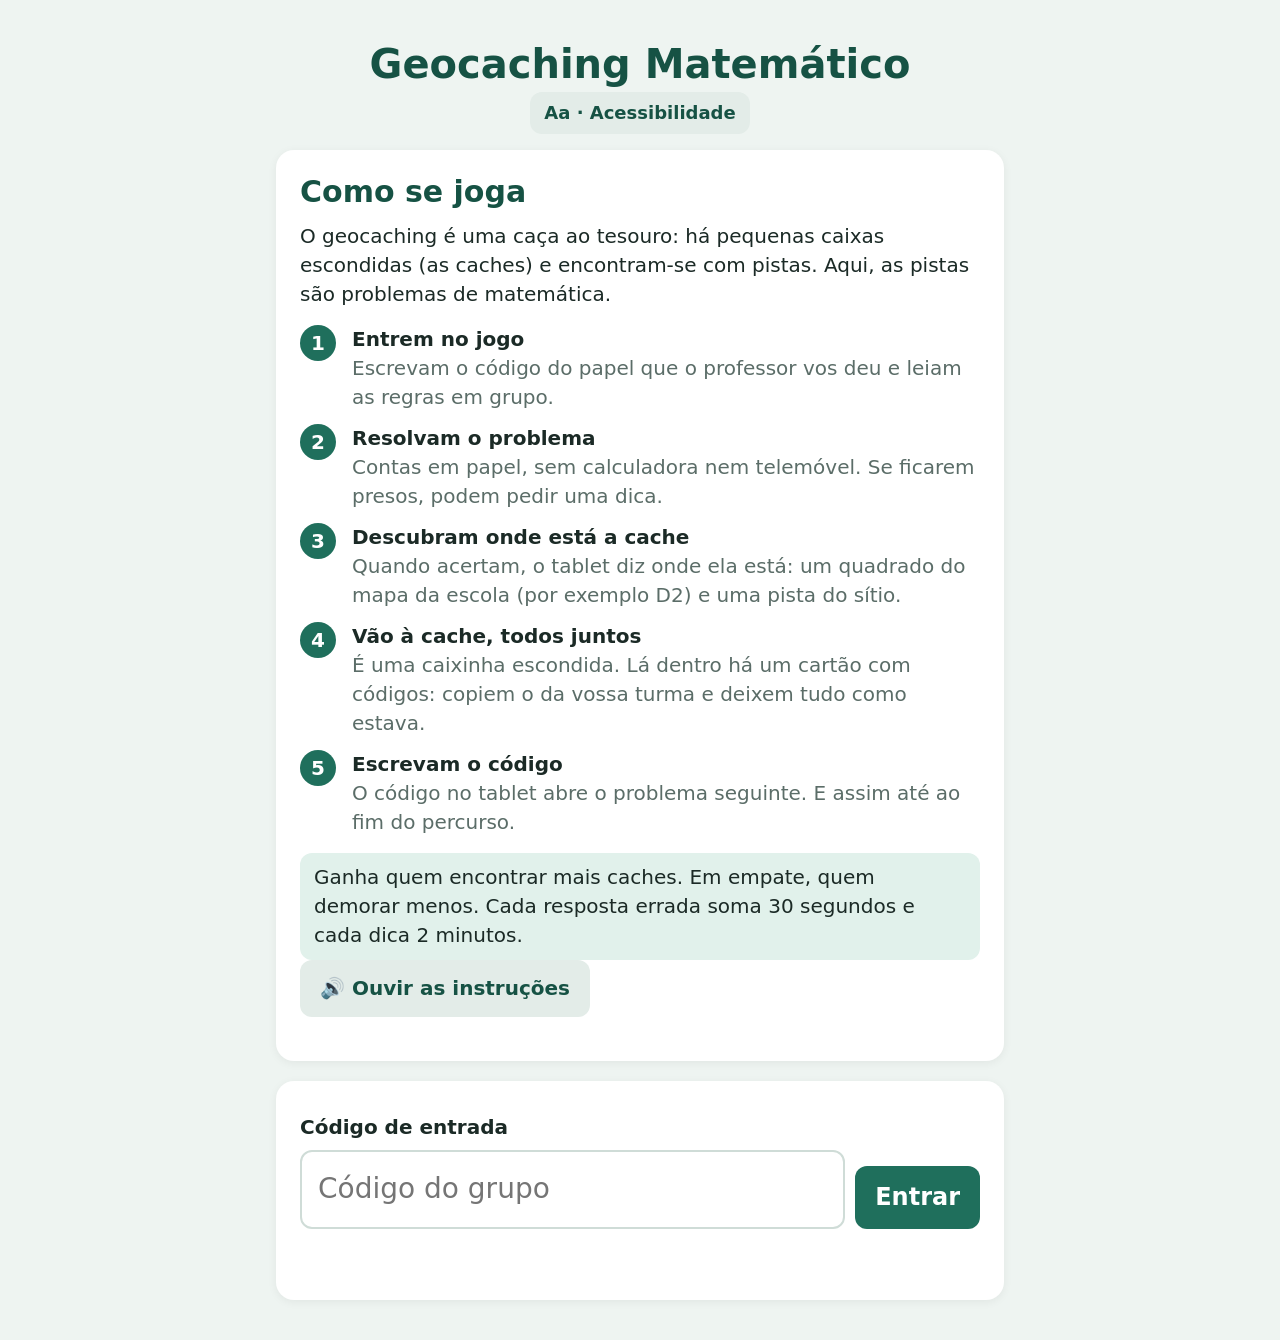
<file: index.html>
<!doctype html>
<html lang="pt-PT">
<head>
  <meta charset="utf-8">
  <meta name="viewport" content="width=device-width, initial-scale=1, viewport-fit=cover">
  <meta name="theme-color" content="#1f6f5c">
  <meta name="apple-mobile-web-app-capable" content="yes">
  <title>Geocaching Matemático</title>
  <link rel="stylesheet" href="css/estilo.css">
</head>
<body>
  <div id="app"></div>
  <noscript>Esta aplicação precisa de JavaScript.</noscript>
  <script src="dados/jogo.js"></script>
  <script src="js/cripto.js"></script>
  <script src="js/regras.js"></script>
  <script src="js/acessivel.js"></script>
  <script src="js/sync.js"></script>
  <script src="js/jogo.js"></script>
</body>
</html>
</file>
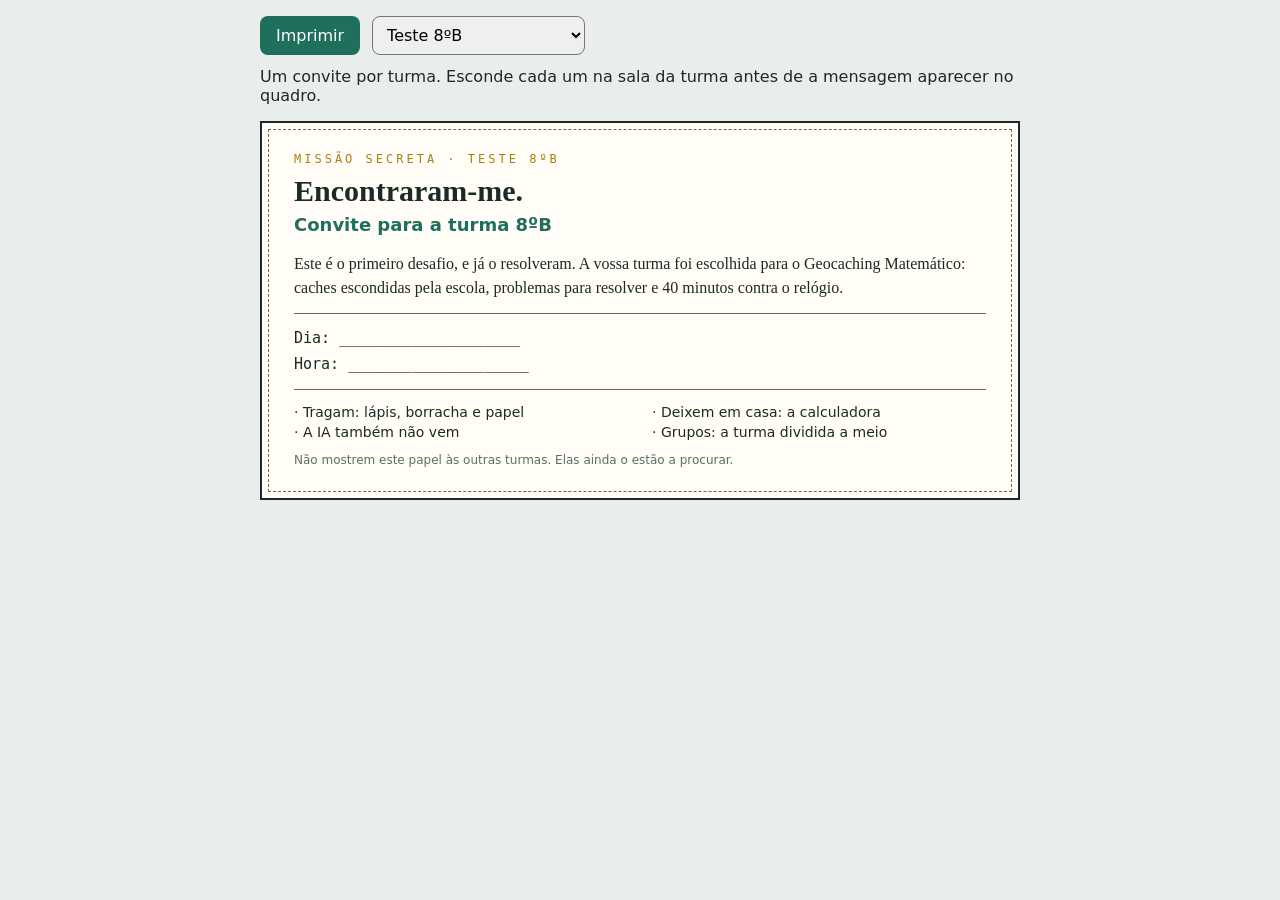
<file: convites.html>
<!doctype html>
<html lang="pt-PT">
<head>
  <meta charset="utf-8">
  <meta name="viewport" content="width=device-width, initial-scale=1">
  <title>Convites Secretos</title>
  <style>
    /* Um convite por turma, dois por folha A4, para esconder na sala. */
    :root { --tinta: #1b2a26; --suave: #5b6d68; --verde: #1f6f5c; --ouro: #b07d12; --papel: #fffdf6; }
    * { box-sizing: border-box; }
    body { margin: 0; padding-block: 16px; padding-inline: 16px; background: #e9eeec; color: var(--tinta); font-family: Georgia, "Times New Roman", serif; }
    .barra { max-width: 760px; margin: 0 auto 16px; font-family: system-ui, sans-serif; display: flex; gap: 12px; align-items: center; flex-wrap: wrap; }
    .barra select { font: inherit; padding: 8px 10px; border-radius: 8px; }
    .barra button { font: inherit; padding: 10px 16px; border: 0; border-radius: 8px; background: var(--verde); color: #fff; cursor: pointer; }
    .convite {
      max-width: 760px; margin: 0 auto 16px; background: var(--papel);
      border: 2px solid var(--tinta); padding: 28px 32px; position: relative; break-inside: avoid;
    }
    .convite::before { content: ""; position: absolute; inset: 6px; border: 1px dashed var(--suave); pointer-events: none; }
    .selo { font-family: ui-monospace, Menlo, Consolas, monospace; font-size: 12px; letter-spacing: .25em; text-transform: uppercase; color: var(--ouro); margin: 0; }
    h2 { font-size: 30px; margin: 6px 0 4px; }
    .turma { font-family: system-ui, sans-serif; font-weight: 800; color: var(--verde); font-size: 18px; margin: 0 0 14px; }
    p { margin: 0 0 10px; line-height: 1.45; font-size: 16px; }
    .enigma { border-top: 1px solid var(--suave); border-bottom: 1px solid var(--suave); padding: 10px 0; margin: 14px 0; }
    .enigma p { font-family: ui-monospace, Menlo, Consolas, monospace; font-size: 15px; margin: 4px 0; }
    .regras { font-family: system-ui, sans-serif; font-size: 14px; display: grid; grid-template-columns: 1fr 1fr; gap: 4px 24px; margin: 10px 0; padding: 0; list-style: none; }
    .rodape { font-family: system-ui, sans-serif; font-size: 12px; color: var(--suave); margin: 12px 0 0; }
    @media (max-width: 600px) { .regras { grid-template-columns: 1fr; } .convite { padding: 20px; } }
    @media print {
      body { background: #fff; padding: 0; }
      .barra { display: none; }
      .convite { margin: 0 0 8mm; max-width: none; }
      .convite:nth-of-type(2n) { break-after: page; }
    }
  </style>
</head>
<body>
  <div class="barra">
    <button type="button" onclick="window.print()">Imprimir</button>
    <span>Um convite por turma. Esconde cada um na sala da turma antes de a mensagem aparecer no quadro.</span>
  </div>
  <div id="convites"></div>

  <script src="dados/jogo.js"></script>
  <script>
    (function () {
      var J = window.JOGO;
      var eventos = J.eventos || [];
      var pedido = new URLSearchParams(location.search).get('evento');
      var EV = eventos.filter(function (e) { return e.id === pedido; })[0] || eventos[0] || { turmas: [] };
      var D = Object.assign({}, J, EV);
      var MESES = ['janeiro', 'fevereiro', 'março', 'abril', 'maio', 'junho', 'julho', 'agosto', 'setembro', 'outubro', 'novembro', 'dezembro'];
      var DIAS = ['domingo', 'segunda-feira', 'terça-feira', 'quarta-feira', 'quinta-feira', 'sexta-feira', 'sábado'];

      function hash(t) {
        var h = 2166136261;
        for (var i = 0; i < t.length; i++) { h ^= t.charCodeAt(i); h = Math.imul(h, 16777619); }
        return h >>> 0;
      }
      // Escreve um número como conta (ex.: 18 → "4 × 4 + 2"), diferente de turma para turma.
      function conta(n, semente) {
        if (n < 4) return String(n);
        var a = 2 + hash(semente) % 4;
        var b = Math.floor(n / a), c = n - a * b;
        return a + ' × ' + b + (c ? ' + ' + c : '');
      }
      function el(tag, texto, cls) {
        var n = document.createElement(tag);
        if (texto) n.textContent = texto;
        if (cls) n.className = cls;
        return n;
      }

      // Escolher o evento (um convite por turma desse evento).
      var sel = document.createElement('select');
      sel.setAttribute('aria-label', 'Evento');
      eventos.forEach(function (e) {
        var o = document.createElement('option');
        o.value = e.id; o.textContent = e.nome; o.selected = e.id === EV.id;
        sel.appendChild(o);
      });
      sel.addEventListener('change', function () { location.search = '?evento=' + encodeURIComponent(sel.value); });
      document.querySelector('.barra').insertBefore(sel, document.querySelector('.barra span'));

      var zona = document.getElementById('convites');
      D.turmas.forEach(function (t) {
        var c = el('article', null, 'convite');
        c.appendChild(el('p', 'Missão secreta · ' + ((D.semana && D.semana.nome) || D.nome || ''), 'selo'));
        c.appendChild(el('h2', 'Encontraram-me.'));
        c.appendChild(el('p', 'Convite para a turma ' + t.turma, 'turma'));
        c.appendChild(el('p', 'Este é o primeiro desafio, e já o resolveram. A vossa turma foi escolhida para o ' + D.titulo +
          ': caches escondidas pela escola, problemas para resolver e ' + (D.tempoLimiteMinutos ? D.tempoLimiteMinutos + ' minutos' : 'pouco tempo') + ' contra o relógio.'));

        var enigma = el('div', null, 'enigma');
        var s = t.sessao || {};
        if (s.dia) {
          var d = new Date(s.dia + 'T12:00:00');
          var hm = (s.hora || '').split(':').map(Number);
          enigma.appendChild(el('p', 'Quando? Façam as contas.'));
          enigma.appendChild(el('p', 'Dia:  (' + conta(d.getDate(), t.turma + 'd') + ') de ' + MESES[d.getMonth()] + ', ' + DIAS[d.getDay()]));
          if (hm.length === 2 && !isNaN(hm[0])) {
            enigma.appendChild(el('p', 'Hora: (' + conta(hm[0], t.turma + 'h') + ') h ' + (hm[1] ? '(' + conta(hm[1], t.turma + 'm') + ') min' : 'em ponto')));
          }
        } else {
          enigma.appendChild(el('p', 'Dia:  ____________________'));
          enigma.appendChild(el('p', 'Hora: ____________________'));
        }
        c.appendChild(enigma);

        var regras = el('ul', null, 'regras');
        ['Tragam: lápis, borracha e papel', 'Deixem em casa: a calculadora', 'A IA também não vem',
          (t.grupos || 1) === 2 ? 'Grupos: a turma dividida a meio' : 'Grupos: ' + (t.grupos || 1)]
          .forEach(function (r) { regras.appendChild(el('li', '· ' + r)); });
        c.appendChild(regras);
        c.appendChild(el('p', 'Não mostrem este papel às outras turmas. Elas ainda o estão a procurar.', 'rodape'));
        zona.appendChild(c);
      });
    })();
  </script>
</body>
</html>
</file>
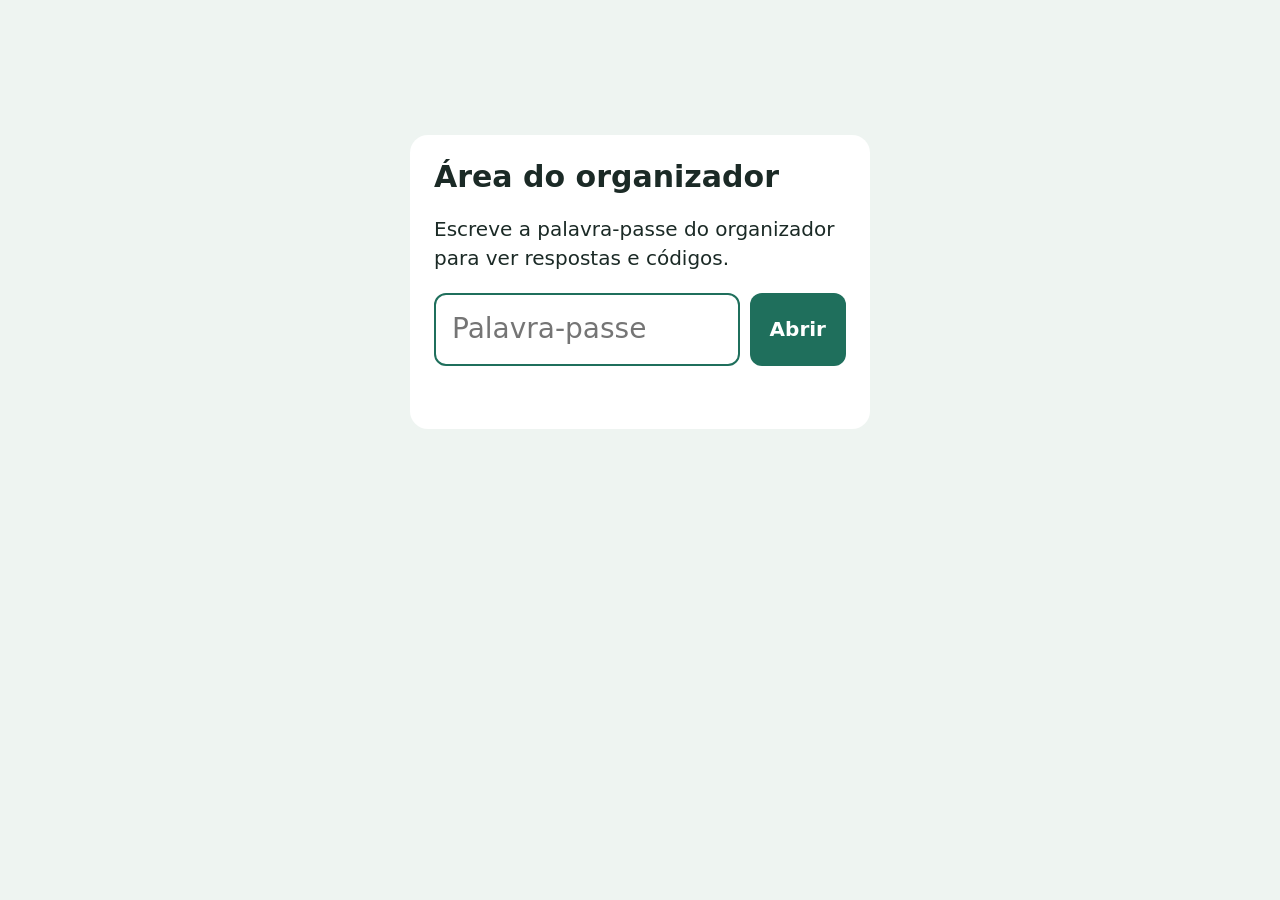
<file: dono.html>
<!doctype html>
<html lang="pt-PT">
<head>
  <meta charset="utf-8">
  <meta name="viewport" content="width=device-width, initial-scale=1, viewport-fit=cover">
  <meta name="robots" content="noindex">
  <title>Geocaching: Dono</title>
  <link rel="stylesheet" href="css/estilo.css">
  <style>
    .painel { max-width: 1200px; margin: 0 auto; padding-block: 16px 48px; padding-inline: 16px; }
    .painel h1 { text-align: left; margin: 8px 0 4px; font-size: 1.6rem; }
    .linha-topo { display: flex; flex-wrap: wrap; align-items: center; gap: 12px; justify-content: space-between; }
    .ligacao { font-size: .85rem; font-weight: 700; padding: 4px 10px; border-radius: 99px; background: var(--suave-fundo); color: var(--suave); }
    .ligacao.ok { background: var(--realce-fundo); color: var(--certo); }
    .ligacao.mal { background: var(--perigo-fundo); color: var(--erro); }
    .separadores { display: flex; gap: 8px; margin: 16px 0; flex-wrap: wrap; }
    .separadores button { background: var(--suave-fundo); color: var(--primaria-escura); font-weight: 600; padding: 10px 16px; font-size: .9rem; }
    .separadores button[aria-selected="true"] { background: var(--primaria); color: #fff; }
    .resumo-topo { display: grid; grid-template-columns: repeat(auto-fit, minmax(150px, 1fr)); gap: 12px; margin-bottom: 16px; }
    .numero { background: var(--cartao); border-radius: 14px; padding: 12px 16px; }
    .numero strong { display: block; font-size: 1.8rem; font-variant-numeric: tabular-nums; }
    .numero span { font-size: .8rem; color: var(--suave); }
    .numero.alerta strong { color: var(--erro); }
    .filtros { display: flex; gap: 12px; align-items: center; margin-bottom: 12px; font-size: .9rem; flex-wrap: wrap; }
    .filtros select { font: inherit; padding: 8px 10px; border-radius: 10px; border: 2px solid var(--borda); background: var(--campo); color: var(--texto); }
    .rolar { overflow-x: auto; background: var(--cartao); border-radius: 14px; }
    table.grelha { border-collapse: collapse; width: 100%; font-size: .85rem; }
    .grelha th, .grelha td { padding: 8px 10px; border-bottom: 1px solid var(--borda); text-align: left; white-space: nowrap; }
    .grelha th { color: var(--suave); font-weight: 600; font-size: .75rem; text-transform: uppercase; letter-spacing: .05em; }
    .grelha td.num { font-variant-numeric: tabular-nums; }
    .grelha tr.selecionado td { background: var(--realce-fundo); }
    .chip { display: inline-block; padding: 2px 8px; border-radius: 99px; font-size: .75rem; font-weight: 700; background: var(--suave-fundo); color: var(--suave); }
    .chip.jogo { background: var(--realce-fundo); color: var(--certo); }
    .chip.fora { background: var(--perigo-fundo); color: var(--erro); }
    .chip.fim { background: var(--dica-fundo); color: var(--aviso); }
    .chip.ban { background: var(--erro); color: #fff; }
    .chip.ajuda { background: var(--erro); color: #fff; animation: piscar 1s infinite; }
    @keyframes piscar { 50% { opacity: .55; } }
    @media (prefers-reduced-motion: reduce) { .chip.ajuda { animation: none; } }
    .alertas { display: flex; flex-direction: column; gap: 8px; margin-bottom: 12px; }
    .alertas:empty { display: none; }
    .alerta-ajuda { display: flex; gap: 12px; align-items: center; justify-content: space-between; flex-wrap: wrap;
      background: var(--perigo-fundo); border: 2px solid var(--erro); border-radius: 14px; padding: 12px 16px; }
    .alerta-ajuda strong { color: var(--erro); font-size: 1.1rem; }
    .alerta-ajuda p { margin: 4px 0 0; }
    .chip.chamado { background: var(--dica-fundo); color: var(--aviso); }
    .barra-chamar { display: flex; gap: 12px; align-items: center; flex-wrap: wrap; margin-bottom: 12px; }
    .barra-chamar button { padding: 10px 16px; }
    .chip.offline { background: transparent; color: var(--erro); border: 1px solid var(--erro); }
    .grelha button { padding: 6px 12px; font-size: .8rem; }
    .gestao { background: var(--cartao); border-radius: 14px; padding: 16px; margin-bottom: 16px; border: 2px solid var(--primaria); display: flex; flex-direction: column; gap: 12px; }
    .gestao h2 { margin: 0; font-size: 1.2rem; }
    .gestao .acoes { display: flex; flex-wrap: wrap; gap: 8px; }
    .gestao .acoes button, .gestao .linha-resposta button { font-size: .9rem; padding: 10px 14px; }
    .gestao input { font-size: 1rem; padding: 10px 12px; }
    .gestao .estado-gestao { font-size: .9rem; color: var(--suave); margin: 0; }
    .registo-saidas { list-style: none; padding: 0; margin: 0; font-size: .85rem; display: flex; flex-direction: column; gap: 6px; }
    .registo-saidas li { background: var(--cartao); border-radius: 10px; padding: 8px 12px; }
    .registo-saidas li.penalizada { border-left: 4px solid var(--erro); }
    .vazio { color: var(--suave); padding: 16px; }
    .colunas { display: grid; grid-template-columns: minmax(0, 3fr) minmax(0, 1fr); gap: 16px; align-items: start; }
    .colunas h3 { margin: 0 0 8px; font-size: 1rem; }
    .codigos h3 { margin: 20px 0 8px; }
    @media (max-width: 1400px) { .colunas { grid-template-columns: 1fr; } }
    .entrada-dono { max-width: 420px; margin: 15vh auto 0; }
    .acoes-topo { display: flex; gap: 8px; align-items: center; }
    .titulo-evento { display: flex; flex-wrap: wrap; align-items: center; gap: 12px; }
    .seletor-evento { font: inherit; font-weight: 700; padding: 8px 12px; border-radius: 10px; border: 2px solid var(--primaria); background: var(--campo); color: var(--primaria-escura); }
    .acoes-topo button { padding: 6px 12px; font-size: .85rem; }
    .onde { display: grid; grid-template-columns: repeat(auto-fill, minmax(280px, 1fr)); gap: 12px; }
    .local { text-align: left; background: var(--cartao); border: 1px solid var(--borda); border-radius: 14px; padding: 14px 16px; }
    .local.base { border: 2px solid var(--destaque); background: var(--dica-fundo); }
    .local.atrasado { border: 2px solid var(--aviso); }
    .local.urgente { border: 2px solid var(--erro); background: var(--perigo-fundo); }
    .local h3 { margin: 0 0 2px; font-size: 1.05rem; }
    .local .sitio { margin: 0 0 8px; font-size: .85rem; color: var(--suave); }
    .local ul { list-style: none; padding: 0; margin: 0; display: flex; flex-direction: column; gap: 6px; }
    .local li { display: flex; flex-wrap: wrap; justify-content: space-between; gap: 4px 8px; align-items: center; font-size: .95rem; }
    .local li > span:first-child { white-space: nowrap; }
    .local li .min { font-variant-numeric: tabular-nums; color: var(--suave); white-space: nowrap; }
    .local li.atrasado .min { color: var(--aviso); font-weight: 700; }
    .local li.urgente .min, .local li.urgente { color: var(--erro); font-weight: 700; }
    .definicoes { max-width: 640px; display: flex; flex-direction: column; gap: 14px; text-align: left; }
    .definicoes h2 { margin: 0; }
    .definicao label { display: block; font-weight: 700; margin-bottom: 4px; }
    .definicao input { font-size: 1.1rem; padding: 8px 12px; width: 120px; }
    .definicao .nota-onde { margin: 4px 0 0; }
    .reiniciar { margin-top: 16px; border: 2px solid var(--erro); }
    .mapa-dono { margin-top: 16px; }
    .mapa-dono summary { cursor: pointer; font-weight: 700; color: var(--primaria); padding: 6px 0; }
    .mapa-dono img { display: block; width: 100%; max-width: 520px; border-radius: 12px; border: 1px solid var(--borda); }
    .nota-onde { color: var(--suave); font-size: .9rem; margin: 0 0 12px; }
    .carregar { text-align: center; color: var(--suave); margin-top: 20vh; }
  </style>
</head>
<body>
  <div id="raiz"><p class="carregar">A carregar a área do dono…</p></div>
  <noscript>Esta página precisa de JavaScript.</noscript>
  <script>
    // Se algum ficheiro não carregar, mostra o problema em vez de uma página em branco.
    window.addEventListener('error', function (e) {
      var r = document.getElementById('raiz');
      if (r && !r.dataset.pronto) {
        r.innerHTML = '<div class="cartao entrada-dono"><h2>Não foi possível abrir</h2><p>Faltam ficheiros da aplicação. Abre esta página a partir do site do jogo (GitHub Pages), não o ficheiro isolado.</p></div>';
        r.dataset.pronto = '1';
      }
    }, true);
  </script>
  <script src="dados/jogo.js"></script>
  <script src="js/sync.js"></script>
  <script src="js/cripto.js"></script>
  <script src="dados/organizador.js"></script>
  <script src="js/organizador.js"></script>
  <script src="js/regras.js"></script>
  <script src="js/dono.js"></script>
  <script>
    if (!window.JOGO || !window.ORGANIZADOR || !window.Organizador) window.dispatchEvent(new Event('error'));
  </script>
</body>
</html>
</file>
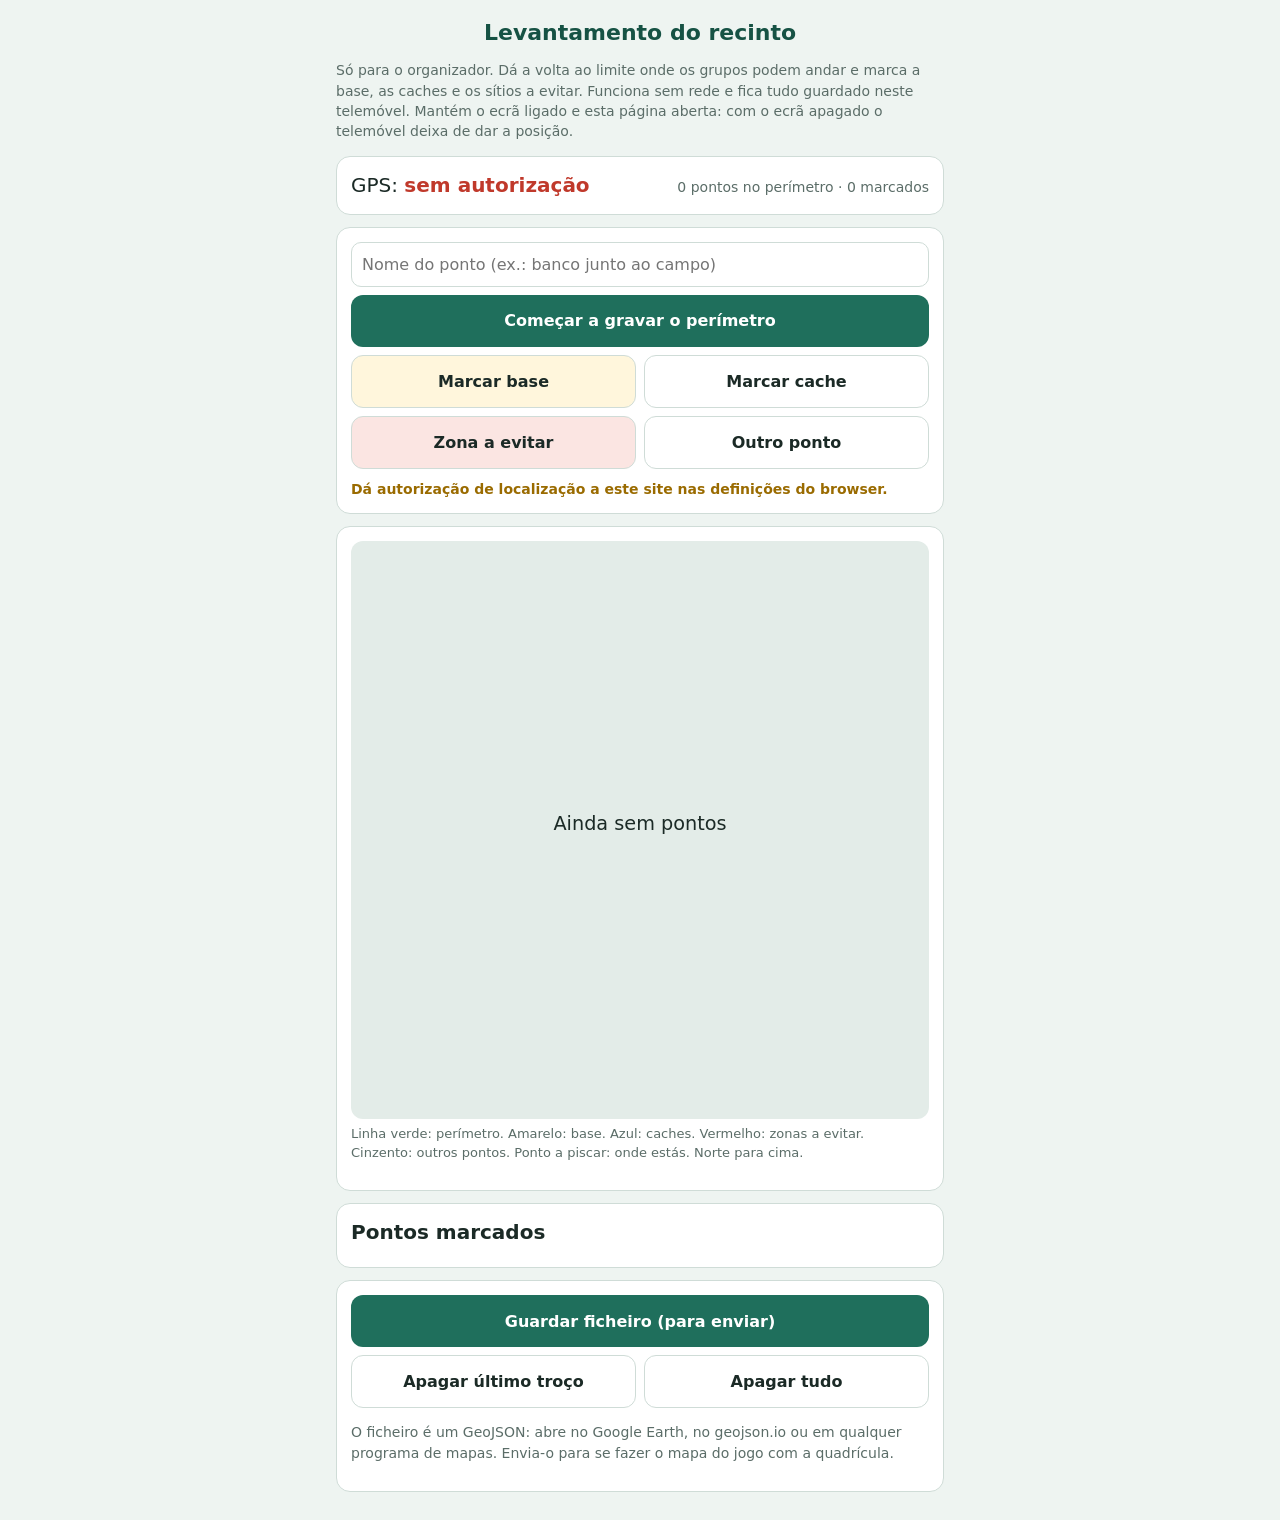
<file: levantamento.html>
<!doctype html>
<html lang="pt-PT">
<head>
  <meta charset="utf-8">
  <meta name="viewport" content="width=device-width, initial-scale=1, viewport-fit=cover">
  <meta name="theme-color" content="#1f6f5c">
  <meta name="robots" content="noindex">
  <title>Levantamento do recinto</title>
  <link rel="stylesheet" href="css/estilo.css">
  <style>
    body { background: var(--fundo); color: var(--texto); margin: 0; font-family: system-ui, sans-serif; }
    main { max-width: 640px; margin: 0 auto; padding: 16px; }
    h1 { font-size: 22px; margin: 4px 0 8px; }
    .caixa { background: var(--cartao); border: 1px solid var(--borda); border-radius: 14px; padding: 14px; margin-bottom: 12px; }
    .gps { display: flex; justify-content: space-between; gap: 8px; align-items: baseline; flex-wrap: wrap; }
    .gps strong { font-size: 20px; }
    .bom { color: var(--certo); } .medio { color: var(--aviso); } .mau { color: var(--erro); }
    .botoes { display: grid; grid-template-columns: 1fr 1fr; gap: 8px; }
    .botoes button { min-height: 52px; font-size: 16px; border-radius: 12px; border: 1px solid var(--borda); background: var(--campo); color: var(--texto); font-weight: 600; }
    .botoes .grande { grid-column: 1 / -1; background: var(--primaria); color: #fff; border: 0; }
    .botoes .grande.ativo { background: var(--erro); }
    .botoes .base { background: var(--dica-fundo); }
    .botoes .perigo { background: var(--perigo-fundo); }
    input[type=text] { width: 100%; box-sizing: border-box; font-size: 16px; padding: 10px; border-radius: 10px; border: 1px solid var(--borda); background: var(--campo); color: var(--texto); margin-bottom: 8px; }
    svg { width: 100%; height: auto; background: var(--suave-fundo); border-radius: 12px; display: block; }
    .legenda { font-size: 13px; color: var(--suave); margin-top: 6px; }
    ol { padding-left: 20px; margin: 6px 0; } li { margin: 4px 0; }
    li button { margin-left: 6px; font-size: 13px; }
    .aviso { color: var(--aviso); font-size: 14px; }
    .nota { font-size: 14px; color: var(--suave); }
  </style>
</head>
<body>
<main>
  <h1>Levantamento do recinto</h1>
  <p class="nota">Só para o organizador. Dá a volta ao limite onde os grupos podem andar e marca a base, as caches e os sítios a evitar. Funciona sem rede e fica tudo guardado neste telemóvel. Mantém o ecrã ligado e esta página aberta: com o ecrã apagado o telemóvel deixa de dar a posição.</p>

  <div class="caixa gps" aria-live="polite">
    <span>GPS: <strong id="precisao">à espera…</strong></span>
    <span class="nota" id="contagem"></span>
  </div>

  <div class="caixa">
    <input type="text" id="nome" placeholder="Nome do ponto (ex.: banco junto ao campo)" aria-label="Nome do ponto">
    <div class="botoes">
      <button type="button" class="grande" id="gravar">Começar a gravar o perímetro</button>
      <button type="button" class="base" data-tipo="base">Marcar base</button>
      <button type="button" data-tipo="cache">Marcar cache</button>
      <button type="button" class="perigo" data-tipo="perigo">Zona a evitar</button>
      <button type="button" data-tipo="nota">Outro ponto</button>
    </div>
    <p class="aviso" id="aviso" role="alert"></p>
  </div>

  <div class="caixa">
    <svg id="desenho" viewBox="0 0 600 600" role="img" aria-label="Desenho do perímetro e dos pontos marcados"></svg>
    <p class="legenda">Linha verde: perímetro. Amarelo: base. Azul: caches. Vermelho: zonas a evitar. Cinzento: outros pontos. Ponto a piscar: onde estás. Norte para cima.</p>
  </div>

  <div class="caixa">
    <strong>Pontos marcados</strong>
    <ol id="lista"></ol>
  </div>

  <div class="caixa">
    <div class="botoes">
      <button type="button" id="exportar" class="grande">Guardar ficheiro (para enviar)</button>
      <button type="button" id="desfazer">Apagar último troço</button>
      <button type="button" id="limpar">Apagar tudo</button>
    </div>
    <p class="nota">O ficheiro é um GeoJSON: abre no Google Earth, no geojson.io ou em qualquer programa de mapas. Envia-o para se fazer o mapa do jogo com a quadrícula.</p>
  </div>
</main>

<script>
(function () {
  var CHAVE = 'geocaching-levantamento-v1';
  var PRECISAO_MAX = 15;   // metros: pior do que isto não entra no perímetro
  var PASSO_MIN = 3;       // metros entre pontos gravados
  var CORES = { base: '#f2b134', cache: '#2f6fd6', perigo: '#c0392b', nota: '#7a8a86' };
  var NOMES = { base: 'Base', cache: 'Cache', perigo: 'Zona a evitar', nota: 'Ponto' };

  var dados = carregar();
  var ultimo = null;       // última posição recebida
  var gravando = false;
  var trancaEcra = null;

  function carregar() {
    try { var t = localStorage.getItem(CHAVE); if (t) return JSON.parse(t); } catch (e) {}
    return { tracos: [], pontos: [] };
  }
  function guardar() {
    try { localStorage.setItem(CHAVE, JSON.stringify(dados)); } catch (e) { aviso('Não consegui guardar neste telemóvel. Exporta o ficheiro antes de fechar a página.'); }
  }
  function $(id) { return document.getElementById(id); }
  function aviso(t) { $('aviso').textContent = t || ''; }

  function distancia(a, b) {
    var R = 6371000, r = Math.PI / 180;
    var x = (b[1] - a[1]) * r * Math.cos((a[0] + b[0]) / 2 * r), y = (b[0] - a[0]) * r;
    return Math.sqrt(x * x + y * y) * R;
  }

  // ---------- GPS ----------
  if (!('geolocation' in navigator)) {
    $('precisao').textContent = 'este aparelho não dá a posição';
  } else {
    navigator.geolocation.watchPosition(recebido, function (e) {
      $('precisao').textContent = e.code === 1 ? 'sem autorização' : 'sem sinal';
      $('precisao').className = 'mau';
      if (e.code === 1) aviso('Dá autorização de localização a este site nas definições do browser.');
    }, { enableHighAccuracy: true, maximumAge: 0, timeout: 20000 });
  }

  function recebido(p) {
    var c = p.coords;
    ultimo = { lat: c.latitude, lon: c.longitude, prec: Math.round(c.accuracy), t: Date.now() };
    var el = $('precisao');
    el.textContent = '± ' + ultimo.prec + ' m';
    el.className = ultimo.prec <= 6 ? 'bom' : ultimo.prec <= PRECISAO_MAX ? 'medio' : 'mau';
    if (gravando && ultimo.prec <= PRECISAO_MAX) {
      var traco = dados.tracos[dados.tracos.length - 1];
      var novo = [ultimo.lat, ultimo.lon, ultimo.prec];
      var ant = traco[traco.length - 1];
      if (!ant || distancia(ant, novo) >= PASSO_MIN) { traco.push(novo); guardar(); }
    }
    desenhar();
  }

  // ---------- gravar perímetro ----------
  $('gravar').addEventListener('click', function () {
    gravando = !gravando;
    if (gravando) {
      dados.tracos.push([]);
      pedirEcraLigado();
      aviso(ultimo && ultimo.prec > PRECISAO_MAX ? 'Precisão fraca: espera uns segundos a céu aberto antes de andar.' : '');
    } else {
      if (dados.tracos.length && dados.tracos[dados.tracos.length - 1].length < 2) dados.tracos.pop();
      if (trancaEcra) { trancaEcra.release(); trancaEcra = null; }
      aviso('');
    }
    guardar();
    atualizarBotao();
    desenhar();
  });
  function atualizarBotao() {
    var b = $('gravar');
    b.textContent = gravando ? 'Parar de gravar' : (dados.tracos.length ? 'Continuar a gravar o perímetro' : 'Começar a gravar o perímetro');
    b.classList.toggle('ativo', gravando);
  }
  function pedirEcraLigado() {
    if (navigator.wakeLock) navigator.wakeLock.request('screen').then(function (l) { trancaEcra = l; }).catch(function () {});
  }
  document.addEventListener('visibilitychange', function () {
    if (gravando && document.visibilityState === 'visible') pedirEcraLigado();
  });

  // ---------- pontos ----------
  document.querySelectorAll('[data-tipo]').forEach(function (b) {
    b.addEventListener('click', function () {
      if (!ultimo || Date.now() - ultimo.t > 30000) return aviso('Ainda não tenho a tua posição. Espera pelo GPS.');
      var tipo = b.getAttribute('data-tipo');
      if (tipo === 'base' && dados.pontos.some(function (p) { return p.tipo === 'base'; }) &&
          !confirm('Já marcaste uma base. Marcar outra?')) return;
      var nome = $('nome').value.trim() || (NOMES[tipo] + ' ' + (dados.pontos.filter(function (p) { return p.tipo === tipo; }).length + 1));
      dados.pontos.push({ tipo: tipo, nome: nome, lat: ultimo.lat, lon: ultimo.lon, prec: ultimo.prec, t: new Date().toISOString() });
      $('nome').value = '';
      aviso(ultimo.prec > PRECISAO_MAX ? 'Marcado, mas com precisão fraca (± ' + ultimo.prec + ' m). Descreve bem o sítio no nome.' : 'Marcado: ' + nome + '.');
      guardar();
      desenhar();
    });
  });

  $('desfazer').addEventListener('click', function () {
    if (!dados.tracos.length) return;
    if (!confirm('Apagar o último troço do perímetro?')) return;
    dados.tracos.pop();
    if (gravando) { gravando = false; atualizarBotao(); }
    guardar(); desenhar();
  });
  $('limpar').addEventListener('click', function () {
    if (!confirm('Apagar o perímetro e todos os pontos deste telemóvel? Exporta primeiro se quiseres guardar.')) return;
    dados = { tracos: [], pontos: [] }; gravando = false;
    guardar(); atualizarBotao(); desenhar();
  });

  // ---------- desenho ----------
  function desenhar() {
    var todos = [];
    dados.tracos.forEach(function (t) { t.forEach(function (p) { todos.push(p); }); });
    dados.pontos.forEach(function (p) { todos.push([p.lat, p.lon]); });
    if (ultimo) todos.push([ultimo.lat, ultimo.lon]);
    var svg = $('desenho');
    var n = 0;
    dados.tracos.forEach(function (t) { n += t.length; });
    $('contagem').textContent = n + ' pontos no perímetro · ' + dados.pontos.length + ' marcados';
    lista();
    if (!todos.length) { svg.innerHTML = '<text x="300" y="300" text-anchor="middle" fill="currentColor" font-size="20">Ainda sem pontos</text>'; return; }

    var lat0 = todos[0][0], k = Math.cos(lat0 * Math.PI / 180);
    var xs = todos.map(function (p) { return p[1] * k; }), ys = todos.map(function (p) { return p[0]; });
    var minX = Math.min.apply(null, xs), maxX = Math.max.apply(null, xs), minY = Math.min.apply(null, ys), maxY = Math.max.apply(null, ys);
    var lado = Math.max(maxX - minX, maxY - minY, 0.0003);
    var esc = 540 / lado, ox = 300 - (minX + maxX) / 2 * esc, oy = 300 + (minY + maxY) / 2 * esc;
    function X(p) { return (p[1] * k * esc + ox).toFixed(1); }
    function Y(p) { return (oy - p[0] * esc).toFixed(1); }

    var h = '';
    // barra de escala
    var metrosPorUnidade = 111320 / esc; // metros por pixel do viewBox
    var escala = [10, 20, 50, 100, 200].filter(function (m) { return m / metrosPorUnidade < 200; }).pop() || 10;
    var px = escala / metrosPorUnidade;
    h += '<line x1="20" y1="580" x2="' + (20 + px).toFixed(1) + '" y2="580" stroke="currentColor" stroke-width="3"/>' +
         '<text x="20" y="572" font-size="14" fill="currentColor">' + escala + ' m</text>';
    dados.tracos.forEach(function (t) {
      if (t.length < 2) return;
      h += '<polyline fill="none" stroke="#1e8449" stroke-width="4" stroke-linejoin="round" stroke-linecap="round" points="' +
        t.map(function (p) { return X(p) + ',' + Y(p); }).join(' ') + '"/>';
    });
    dados.pontos.forEach(function (p, i) {
      var q = [p.lat, p.lon];
      h += '<circle cx="' + X(q) + '" cy="' + Y(q) + '" r="9" fill="' + CORES[p.tipo] + '" stroke="#fff" stroke-width="2"/>' +
           '<text x="' + X(q) + '" y="' + (Y(q) - 13) + '" text-anchor="middle" font-size="14" font-weight="700" fill="currentColor">' + (i + 1) + '</text>';
    });
    if (ultimo) {
      var u = [ultimo.lat, ultimo.lon];
      h += '<circle cx="' + X(u) + '" cy="' + Y(u) + '" r="' + Math.max(6, ultimo.prec / metrosPorUnidade).toFixed(1) + '" fill="#2f6fd6" fill-opacity=".15"/>' +
           '<circle cx="' + X(u) + '" cy="' + Y(u) + '" r="6" fill="#2f6fd6"><animate attributeName="opacity" values="1;.3;1" dur="1.5s" repeatCount="indefinite"/></circle>';
    }
    svg.innerHTML = h;
  }

  function lista() {
    var ol = $('lista');
    ol.innerHTML = '';
    dados.pontos.forEach(function (p, i) {
      var li = document.createElement('li');
      li.textContent = NOMES[p.tipo] + ': ' + p.nome + ' (± ' + p.prec + ' m)';
      var b = document.createElement('button');
      b.type = 'button'; b.textContent = 'apagar';
      b.addEventListener('click', function () {
        if (!confirm('Apagar "' + p.nome + '"?')) return;
        dados.pontos.splice(i, 1); guardar(); desenhar();
      });
      li.appendChild(b);
      ol.appendChild(li);
    });
  }

  // ---------- exportar ----------
  $('exportar').addEventListener('click', function () {
    var feats = [];
    dados.tracos.forEach(function (t, i) {
      if (t.length < 2) return;
      feats.push({ type: 'Feature', properties: { tipo: 'perimetro', troco: i + 1 },
        geometry: { type: 'LineString', coordinates: t.map(function (p) { return [p[1], p[0]]; }) } });
    });
    dados.pontos.forEach(function (p) {
      feats.push({ type: 'Feature', properties: { tipo: p.tipo, nome: p.nome, precisao_m: p.prec, hora: p.t },
        geometry: { type: 'Point', coordinates: [p.lon, p.lat] } });
    });
    if (!feats.length) return aviso('Ainda não há nada para guardar.');
    var texto = JSON.stringify({ type: 'FeatureCollection', features: feats }, null, 1);
    var nome = 'recinto-' + new Date().toISOString().slice(0, 10) + '.geojson';
    var ficheiro;
    try { ficheiro = new File([texto], nome, { type: 'application/geo+json' }); } catch (e) {}
    if (ficheiro && navigator.canShare && navigator.canShare({ files: [ficheiro] })) {
      navigator.share({ files: [ficheiro], title: 'Levantamento do recinto' }).catch(function () {});
      return;
    }
    var a = document.createElement('a');
    a.href = URL.createObjectURL(new Blob([texto], { type: 'application/geo+json' }));
    a.download = nome;
    document.body.appendChild(a); a.click(); a.remove();
  });

  atualizarBotao();
  desenhar();
})();
</script>
</body>
</html>
</file>
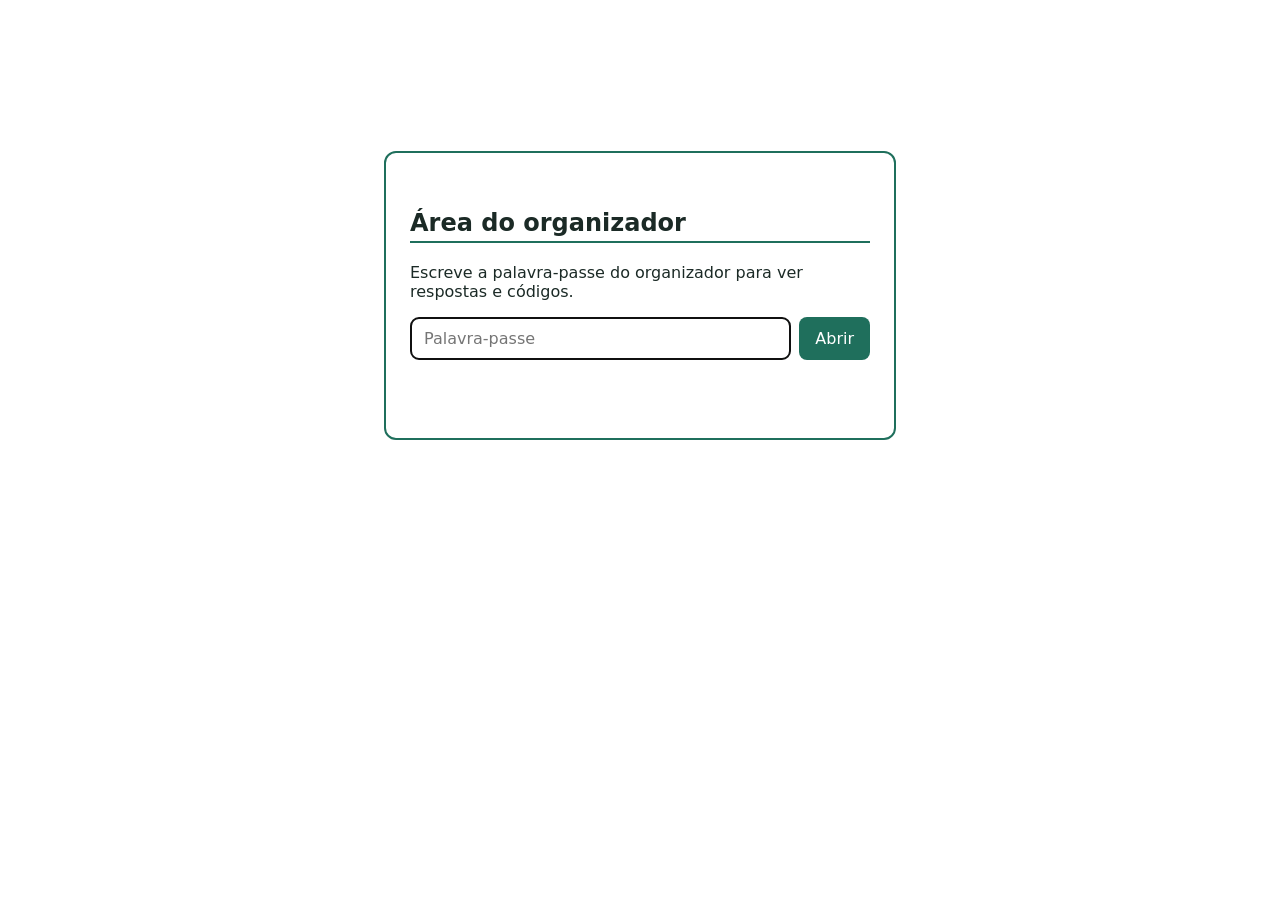
<file: professor.html>
<!doctype html>
<html lang="pt-PT">
<head>
  <meta charset="utf-8">
  <meta name="viewport" content="width=device-width, initial-scale=1">
  <title>Geocaching: Professor</title>
  <style>
    body { font-family: system-ui, -apple-system, "Segoe UI", Roboto, sans-serif; margin: 0; padding: 16px; color: #1b2a26; background: #fff; }
    main { max-width: 960px; margin: 0 auto; }
    h1 { margin-top: 0; }
    h2 { margin-top: 32px; border-bottom: 2px solid #1f6f5c; padding-bottom: 4px; }
    h3 { margin: 24px 0 8px; }
    .nota { background: #fff6dc; padding: 12px 16px; border-radius: 8px; }
    .avisos { background: #fbe5e2; color: #8e2a1f; padding: 12px 16px; border-radius: 8px; margin: 16px 0; }
    .avisos ul { margin: 8px 0 0; }
    .acoes button { font: inherit; padding: 10px 16px; border-radius: 8px; border: 0; background: #1f6f5c; color: #fff; cursor: pointer; margin-right: 8px; }
    .rolar { overflow-x: auto; }
    .seletor-evento { font: inherit; font-weight: 700; padding: 8px 12px; border-radius: 8px; border: 2px solid #1f6f5c; margin-bottom: 8px; }
    .so-impressao { display: none; font-weight: 700; }
    @media print { .seletor-evento { display: none; } .so-impressao { display: block; } }
    table { border-collapse: collapse; width: 100%; font-size: 15px; }
    th, td { border: 1px solid #cfdcd7; padding: 6px 8px; text-align: left; vertical-align: top; }
    th { background: #eef4f1; }
    .enunciado { white-space: pre-line; }
    .fr { display: inline-flex; flex-direction: column; vertical-align: middle; text-align: center; line-height: 1.15; margin: 0 2px; font-size: .92em; }
    .fr-num { border-bottom: 1.5px solid currentColor; padding: 0 3px; }
    .fr-den { padding: 0 3px; }
    .par { white-space: nowrap; }
    .expoente { font-size: .72em; position: relative; top: -1.25em; }
    .par-sinal { font-size: 1.8em; font-weight: 300; vertical-align: middle; line-height: 1; }
    td.enunciado { line-height: 1.9; }
    .entrada-organizador { max-width: 460px; margin: 15vh auto 0; border: 2px solid #1f6f5c; border-radius: 12px; padding: 24px; }
    .entrada-organizador .linha-resposta { display: flex; gap: 8px; }
    .entrada-organizador input { flex: 1; min-width: 0; font: inherit; padding: 10px 12px; border: 2px solid #cfdcd7; border-radius: 8px; }
    .entrada-organizador button { font: inherit; padding: 10px 16px; border: 0; border-radius: 8px; background: #1f6f5c; color: #fff; cursor: pointer; }
    .entrada-organizador .erro { color: #c0392b; font-weight: 600; min-height: 1.4em; }
    @media print { #cadeado { display: none; } }
    .registo td { height: 32px; }
    .folha td { height: 48px; }
    .folha td:nth-child(2) { width: 60%; }
    .folha-grupo { break-inside: avoid; margin-bottom: 24px; }
    .rodape-folha { font-size: 13px; color: #5b6d68; }
    @media print { .folha-grupo { break-after: page; } }
    .cartoes { display: grid; grid-template-columns: repeat(3, 1fr); gap: 12px; }
    .papel { border: 3px dashed #1f6f5c; border-radius: 12px; padding: 16px; text-align: center; break-inside: avoid; }
    .papel .titulo { font-size: 16px; color: #5b6d68; }
    .braille { font-size: 28px; letter-spacing: .1em; line-height: 1.2; }
    .papel .codigo { font-size: 32px; font-weight: 800; letter-spacing: .05em; margin: 6px 0; overflow-wrap: anywhere; }
    .papel .rodape { font-size: 13px; color: #5b6d68; }
    .cartao-cache { border: 3px solid #1f6f5c; border-radius: 12px; padding: 16px; break-inside: avoid; }
    .cartao-cache .titulo { font-size: 22px; font-weight: 800; text-align: center; margin-bottom: 8px; }
    .cartao-cache table { font-size: 18px; }
    .cartao-cache td { font-weight: 800; letter-spacing: .05em; }
    .cartao-cache .rodape { font-size: 13px; color: #5b6d68; text-align: center; margin-top: 8px; }
    .cartoes-cache { display: grid; grid-template-columns: repeat(2, 1fr); gap: 12px; }
    @media (max-width: 700px) { .cartoes, .cartoes-cache { grid-template-columns: 1fr; } table { font-size: 13px; } }
    @media print {
      .acoes, .nota { display: none; }
      body { padding: 0; }
      section, .folha-turma { break-after: page; }
      h2 { margin-top: 0; }
    }
  </style>
</head>
<body>
<div id="cadeado"></div>
<main hidden>
  <h1>Geocaching: material do professor</h1>
  <p class="nota">Esta página tem as soluções. Não a abras nos tablets dos alunos. Para alterar turmas, caches ou problemas edita <code>privado/conteudo.js</code> e corre <code>ferramentas/construir.js</code> (ver README).</p>
  <div id="avisos"></div>
  <p class="acoes"><button type="button" onclick="window.print()">Imprimir tudo</button></p>

  <section>
    <h2>Plano da semana</h2>
    <p>Turmas que partilham caches não devem jogar à mesma hora.</p>
    <div class="rolar" id="plano"></div>
  </section>

  <section>
    <h2>Cartões para dentro das caches</h2>
    <p>Um cartão por cache. Cada turma tem o seu código, por isso passar o código a outra turma não serve de nada.</p>
    <div class="cartoes-cache" id="cartoes"></div>
  </section>

  <section>
    <h2>Códigos de entrada</h2>
    <p>Recorta e entrega um papel a cada grupo no início da sessão da turma.</p>
    <p class="nota">Braille: o que aparece aqui impresso em tinta não se sente com os dedos. Para os alunos cegos, passa os códigos (de entrada e das caches) numa impressora braille ou na máquina Perkins, ou pede à equipa de educação especial.</p>
    <div id="entradas"></div>
  </section>

  <section>
    <h2>Folhas dos grupos</h2>
    <p>Uma por grupo, com um lápis. Os tablets ficam na base: o grupo copia aqui o local de cada cache e o código do cartão, e escreve o código no tablet quando volta.</p>
    <div id="folhas-grupos"></div>
  </section>

  <h2>Folhas por turma</h2>
  <p>Uma folha para o professor que acompanha cada turma: percurso, soluções e registo dos tempos.</p>
  <div id="turmas"></div>
</main>

<script src="dados/jogo.js"></script>
<script src="js/cripto.js"></script>
<script src="dados/organizador.js"></script>
<script src="js/organizador.js"></script>
<script src="js/acessivel.js"></script>
<script src="js/regras.js"></script>
<script>
  Organizador.desbloquear(document.getElementById('cadeado'), function () {
    document.getElementById('cadeado').hidden = true;
    document.querySelector('main').hidden = false;
    var titulo = document.querySelector('main h1');
    titulo.parentNode.insertBefore(Organizador.seletorEventos(), titulo.nextSibling);
    var impresso = document.createElement('p');
    impresso.className = 'so-impressao';
    impresso.textContent = 'Evento: ' + window.JOGO_COMPLETO.nome;
    titulo.parentNode.insertBefore(impresso, titulo.nextSibling);
    var D = window.JOGO_COMPLETO;
    var G = window.Organizador;
    var grupos = G.listaGrupos();
    var codigos = D.caches.map(function (_, i) { return G.codigosCache(i); });

    function el(tag, texto, cls) {
      var n = document.createElement(tag);
      if (texto !== undefined && texto !== null) n.textContent = texto;
      if (cls) n.className = cls;
      return n;
    }
    function resposta(r) { return Array.isArray(r) ? r.join(' ou ') : String(r); }
    function tabela(cabecalho, linhas, cls) {
      var t = el('table', null, cls);
      var h = el('tr');
      cabecalho.forEach(function (x) { h.appendChild(el('th', x)); });
      t.appendChild(h);
      linhas.forEach(function (l) {
        var tr = el('tr');
        l.forEach(function (x, i) {
          var c = el(i === 0 ? 'th' : 'td', typeof x === 'object' && x ? x.texto : x);
          if (x && x.cls) c.className = x.cls;
          tr.appendChild(c);
        });
        t.appendChild(tr);
      });
      var caixa = el('div', null, 'rolar');
      caixa.appendChild(t);
      return caixa;
    }
    function nomeCache(i) {
      var c = D.caches[i];
      if (!c) return '?';
      var andar = Number.isInteger(c.andar) && c.andar >= 0 ? (c.andar === 0 ? ', rés-do-chão' : ', ' + c.andar + 'º andar') : '';
      return c.nome + (c.coordenada ? ' (' + c.coordenada + ')' : '') + andar;
    }

    // ---------- verificação dos dados ----------
    var avisos = [];
    var nomes = {};
    D.turmas.forEach(function (t) {
      if (nomes[t.turma]) avisos.push('A turma ' + t.turma + ' aparece duas vezes.');
      nomes[t.turma] = true;
      if (!t.caches || !t.caches.length) avisos.push('A turma ' + t.turma + ' não tem caches.');
      (t.caches || []).forEach(function (n) {
        if (!D.caches[n - 1]) avisos.push('A turma ' + t.turma + ' usa a cache ' + n + ', que não existe.');
      });
      var probs = D.problemas[String(t.ano)] || [];
      if (t.caches && probs.length < t.caches.length) {
        avisos.push('O ' + t.ano + 'º ano tem ' + probs.length + ' problemas, mas a turma ' + t.turma + ' tem ' + t.caches.length + ' caches.');
      }
    });
    Object.keys(D.problemas).forEach(function (ano) {
      var turmasDoAno = D.turmas.filter(function (t) { return String(t.ano) === ano; }).map(function (t) { return t.turma; });
      D.problemas[ano].forEach(function (p, i) {
        var n = Array.isArray(p) ? p.length : 1;
        if (n < turmasDoAno.length) {
          avisos.push(ano + 'º ano, problema ' + (i + 1) + ': tem ' + n + (n === 1 ? ' versão' : ' versões') + ' para ' +
            turmasDoAno.length + ' turmas (' + turmasDoAno.join(', ') + '). Algumas turmas vão ter a mesma pergunta.');
        }
      });
    });
    if (avisos.length) {
      var caixa = el('div', null, 'avisos');
      caixa.appendChild(el('strong', 'Corrige antes do evento:'));
      var ul = el('ul');
      avisos.forEach(function (a) { ul.appendChild(el('li', a)); });
      caixa.appendChild(ul);
      document.getElementById('avisos').appendChild(caixa);
    }

    // ---------- plano ----------
    document.getElementById('plano').appendChild(tabela(
      ['Turma', 'Ano', 'Sessão', 'Grupos', 'Caches', 'Partilha caches na mesma sessão com'],
      D.turmas.map(function (t) {
        // Só conta a partilha entre turmas que jogam à mesma hora (sem sessão, conta sempre).
        function mesmaSessao(o) {
          if (!t.sessao || !o.sessao) return true;
          return t.sessao.dia === o.sessao.dia && t.sessao.hora === o.sessao.hora;
        }
        var partilha = D.turmas.filter(function (o) {
          return o !== t && mesmaSessao(o) && o.caches.some(function (c) { return t.caches.indexOf(c) >= 0; });
        }).map(function (o) { return o.turma; });
        var sessao = t.sessao && t.sessao.dia ? t.sessao.dia.split('-').reverse().join('/') + ' ' + (t.sessao.hora || '') : '—';
        return [t.turma, t.ano + 'º', sessao, String(t.grupos || 1), t.caches.join(', '), partilha.join(', ') || '—'];
      })
    ));

    // ---------- cartões das caches ----------
    var cartoes = document.getElementById('cartoes');
    D.caches.forEach(function (c, i) {
      var turmas = D.turmas.filter(function (t) { return t.caches.indexOf(i + 1) >= 0; });
      var d = el('div', null, 'cartao-cache');
      d.appendChild(el('div', c.nome, 'titulo'));
      if (turmas.length) {
        d.appendChild(tabela(['Turma', 'Código', 'Braille'], turmas.map(function (t) {
          return [t.turma, codigos[i][t.turma], { texto: Acessivel.braille(codigos[i][t.turma]), cls: 'braille' }];
        })));
      } else {
        d.appendChild(el('p', 'Nenhuma turma usa esta cache.'));
      }
      d.appendChild(el('div', 'Escrevam no tablet o código da vossa turma. Deixem o cartão na cache!', 'rodape'));
      cartoes.appendChild(d);
    });

    // ---------- códigos de entrada ----------
    var entradas = document.getElementById('entradas');
    D.turmas.forEach(function (t) {
      entradas.appendChild(el('h3', t.turma));
      var grelha = el('div', null, 'cartoes');
      grupos.filter(function (g) { return g.turma === t.turma; }).forEach(function (g) {
        var d = el('div', null, 'papel');
        d.appendChild(el('div', g.turma + ' · Grupo ' + g.grupo, 'titulo'));
        d.appendChild(el('div', g.codigo, 'codigo'));
        d.appendChild(el('div', Acessivel.braille(g.codigo), 'braille'));
        d.appendChild(el('div', 'Escrevam este código no tablet para começar.', 'rodape'));
        grelha.appendChild(d);
      });
      entradas.appendChild(grelha);
    });

    // ---------- folhas dos grupos ----------
    var folhasGrupos = document.getElementById('folhas-grupos');
    grupos.forEach(function (g) {
      var t = D.turmas[g.turmaIndice];
      var f = el('div', null, 'folha-grupo');
      f.appendChild(el('h3', g.turma + ' · Grupo ' + g.grupo));
      if (window.REGRAS && window.REGRAS.base) f.appendChild(el('p', 'A base é ' + window.REGRAS.base + '. Voltem sempre lá depois de cada cache.'));
      f.appendChild(tabela(['Cache', 'Local (copiado do tablet)', 'Código do cartão'],
        t.caches.map(function (_, i) { return [String(i + 1) + 'ª', '', '']; }), 'registo folha'));
      f.appendChild(el('p', 'Contas em papel, no verso. Nada de calculadoras nem telemóveis.', 'rodape-folha'));
      folhasGrupos.appendChild(f);
    });

    // ---------- folhas por turma ----------
    var zona = document.getElementById('turmas');
    D.turmas.forEach(function (t) {
      var folha = el('div', null, 'folha-turma');
      folha.appendChild(el('h3', t.turma + ' (' + t.ano + 'º ano)'));

      folha.appendChild(tabela(['Nº', 'Problema', 'Resposta', 'Revela', 'Código na cache'],
        t.caches.map(function (n, pos) {
          var p = G.versaoProblema(t.ano, pos, t.turma) || {};
          var c = D.caches[n - 1] || {};
          return [
            String(pos + 1),
            { texto: p.enunciado || '— falta o problema —', cls: 'enunciado' },
            p.resposta !== undefined ? resposta(p.resposta) : '—',
            nomeCache(n - 1) + (c.texto ? ': ' + c.texto : ''),
            codigos[n - 1] ? codigos[n - 1][t.turma] : '—'
          ];
        })));

      var dosGrupos = grupos.filter(function (g) { return g.turma === t.turma; });
      folha.appendChild(el('p', 'Percurso de cada grupo (pela ordem dos problemas que vão resolver):'));
      folha.appendChild(tabela(['Grupo', 'Código de entrada', 'Ordem dos problemas'],
        dosGrupos.map(function (g) {
          return ['Grupo ' + g.grupo, g.codigo, G.percursoGrupo(g).map(function (p) { return p.posicao + 1; }).join(' → ')];
        })));

      folha.appendChild(el('p', 'Registo de resultados (o que aparece no tablet no fim):'));
      folha.appendChild(tabela(['Grupo', 'Início', 'Caches encontradas', 'Tempo final', 'Observações'],
        dosGrupos.map(function (g) { return ['Grupo ' + g.grupo, '', '', '', '']; }), 'registo'));
      folha.appendChild(el('p', 'Ganha quem encontrar mais caches; em caso de empate, o menor tempo final.'));
      folha.appendChild(el('p', 'PIN do professor nos tablets: ' + D.pinProfessor));
      zona.appendChild(folha);
    });
    // Contas como no manual, também no papel.
    if (window.Acessivel && Acessivel.desenharConta) {
      document.querySelectorAll('td.enunciado').forEach(function (td) {
        var t = td.textContent;
        td.textContent = '';
        td.appendChild(Acessivel.desenharConta(t));
      });
    }
  });
</script>
</body>
</html>
</file>
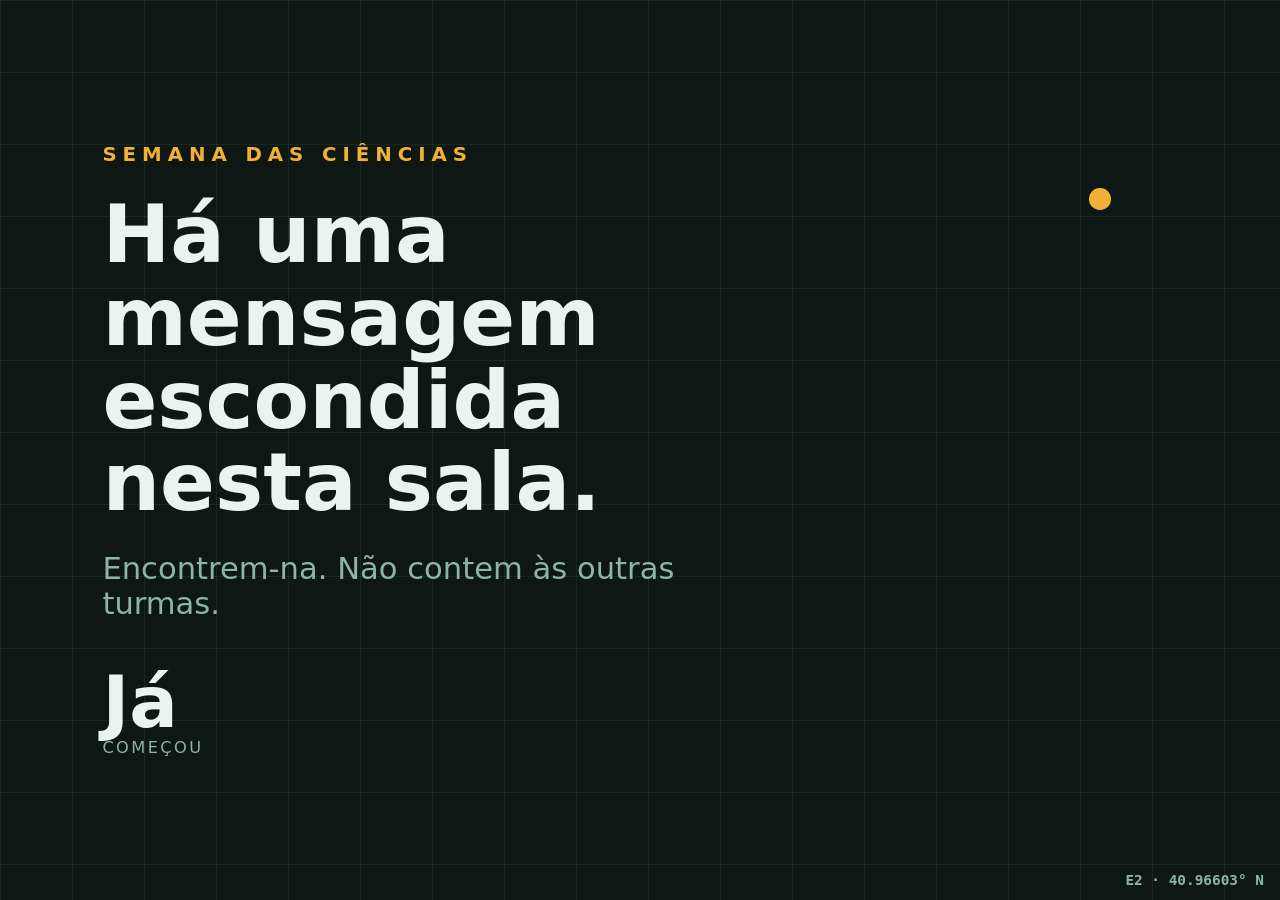
<file: quadro.html>
<!doctype html>
<html lang="pt-PT">
<head>
  <meta charset="utf-8">
  <meta name="viewport" content="width=device-width, initial-scale=1, viewport-fit=cover">
  <title>Mensagem Escondida</title>
  <style>
    /* Ecrã para projetar no quadro de cada sala. Fundo escuro: lê-se melhor num projetor. */
    :root {
      --fundo: #0d1714;
      --linha: rgba(143, 214, 194, .09);
      --texto: #e9f3ef;
      --suave: #8fb3a8;
      --sinal: #f2b134;
      color-scheme: dark;
    }
    * { box-sizing: border-box; }
    html, body { margin: 0; height: 100%; background: var(--fundo); color: var(--texto); font-family: system-ui, -apple-system, "Segoe UI", Roboto, sans-serif; overflow: hidden; }
    .grelha {
      position: fixed; inset: 0;
      background-image: linear-gradient(var(--linha) 1px, transparent 1px), linear-gradient(90deg, var(--linha) 1px, transparent 1px);
      background-size: 8vmin 8vmin;
    }
    .ponto {
      position: fixed; width: 2.4vmin; height: 2.4vmin; border-radius: 50%;
      background: var(--sinal); box-shadow: 0 0 0 0 rgba(242, 177, 52, .6);
      animation: pulsar 2s infinite; transition: left 1.2s ease, top 1.2s ease;
    }
    @keyframes pulsar { 70% { box-shadow: 0 0 0 4vmin rgba(242, 177, 52, 0); } 100% { box-shadow: 0 0 0 0 rgba(242, 177, 52, 0); } }
    main {
      position: relative; height: 100%;
      display: flex; flex-direction: column; justify-content: center;
      padding-block: 6vh; padding-inline: max(16px, 8vw); gap: 3vh;
    }
    .etiqueta { font-size: clamp(14px, 2.2vmin, 28px); letter-spacing: .3em; text-transform: uppercase; color: var(--sinal); font-weight: 700; margin: 0; }
    h1 { font-size: clamp(32px, 9vmin, 120px); line-height: 1.02; margin: 0; max-width: 14ch; text-wrap: balance; font-weight: 800; }
    .sub { font-size: clamp(18px, 3.4vmin, 44px); color: var(--suave); margin: 0; max-width: 30ch; }
    .contagem { display: flex; gap: 4vmin; margin-top: 2vh; flex-wrap: wrap; }
    .contagem div { display: flex; flex-direction: column; }
    .contagem strong { font-size: clamp(32px, 8vmin, 110px); font-variant-numeric: tabular-nums; line-height: 1; font-weight: 800; }
    .contagem span { font-size: clamp(12px, 1.8vmin, 22px); color: var(--suave); text-transform: uppercase; letter-spacing: .15em; }
    .coordenadas { position: fixed; right: 16px; bottom: 12px; font: 600 clamp(11px, 1.6vmin, 18px) ui-monospace, Menlo, Consolas, monospace; color: var(--suave); }
    @media (prefers-reduced-motion: reduce) { .ponto { animation: none; transition: none; } }
  </style>
</head>
<body>
  <div class="grelha" aria-hidden="true"></div>
  <div class="ponto" id="ponto" aria-hidden="true"></div>
  <main>
    <p class="etiqueta" id="etiqueta">Semana das Ciências</p>
    <h1 id="titulo">Há uma mensagem escondida nesta sala.</h1>
    <p class="sub">Encontrem-na. Não contem às outras turmas.</p>
    <div class="contagem" id="contagem" aria-live="off"></div>
  </main>
  <div class="coordenadas" id="coordenadas" aria-hidden="true"></div>

  <script src="dados/jogo.js"></script>
  <script>
    (function () {
      var D = window.JOGO || {};
      var eventos = D.eventos || [];
      var pedido = new URLSearchParams(location.search).get('evento');
      var EV = eventos.filter(function (e) { return e.id === pedido; })[0] ||
        eventos.filter(function (e) { return e.semana && e.semana.inicio; })[0] || {};
      var semana = EV.semana || { nome: EV.nome };
      var turma = new URLSearchParams(location.search).get('turma');
      if (semana.nome) document.getElementById('etiqueta').textContent = semana.nome + (turma ? ' · ' + turma : '');
      else if (turma) document.getElementById('etiqueta').textContent = turma;

      var alvo = semana.inicio ? new Date(semana.inicio).getTime() : NaN;
      var cont = document.getElementById('contagem');
      function bloco(n, rotulo) {
        var d = document.createElement('div');
        var s = document.createElement('strong'); s.textContent = n;
        var r = document.createElement('span'); r.textContent = rotulo;
        d.appendChild(s); d.appendChild(r); return d;
      }
      function contar() {
        cont.innerHTML = '';
        if (isNaN(alvo)) return;
        var f = Math.max(0, Math.floor((alvo - Date.now()) / 1000));
        if (!f) { cont.appendChild(bloco('Já', 'começou')); return; }
        var d = Math.floor(f / 86400), h = Math.floor(f % 86400 / 3600), m = Math.floor(f % 3600 / 60), s = f % 60;
        if (d) cont.appendChild(bloco(d, d === 1 ? 'dia' : 'dias'));
        cont.appendChild(bloco(String(h).padStart(2, '0'), 'horas'));
        cont.appendChild(bloco(String(m).padStart(2, '0'), 'min'));
        cont.appendChild(bloco(String(s).padStart(2, '0'), 'seg'));
      }
      contar(); setInterval(contar, 1000);

      // O ponto salta pela grelha como um sinal de GPS, com coordenadas no canto.
      var ponto = document.getElementById('ponto');
      var coords = document.getElementById('coordenadas');
      function mover() {
        var x = 10 + Math.random() * 80, y = 10 + Math.random() * 80;
        ponto.style.left = x + 'vw'; ponto.style.top = y + 'vh';
        coords.textContent = String.fromCharCode(65 + Math.floor(x / 20)) + (1 + Math.floor(y / 20)) +
          '  ·  40.' + String(Math.floor(Math.random() * 1e5)).padStart(5, '0') + '° N';
      }
      mover(); setInterval(mover, 4000);

      document.addEventListener('keydown', function (e) {
        if ((e.key === 'f' || e.key === 'F') && document.documentElement.requestFullscreen) {
          document.documentElement.requestFullscreen().catch(function () {});
        }
      });
    })();
  </script>
</body>
</html>
</file>
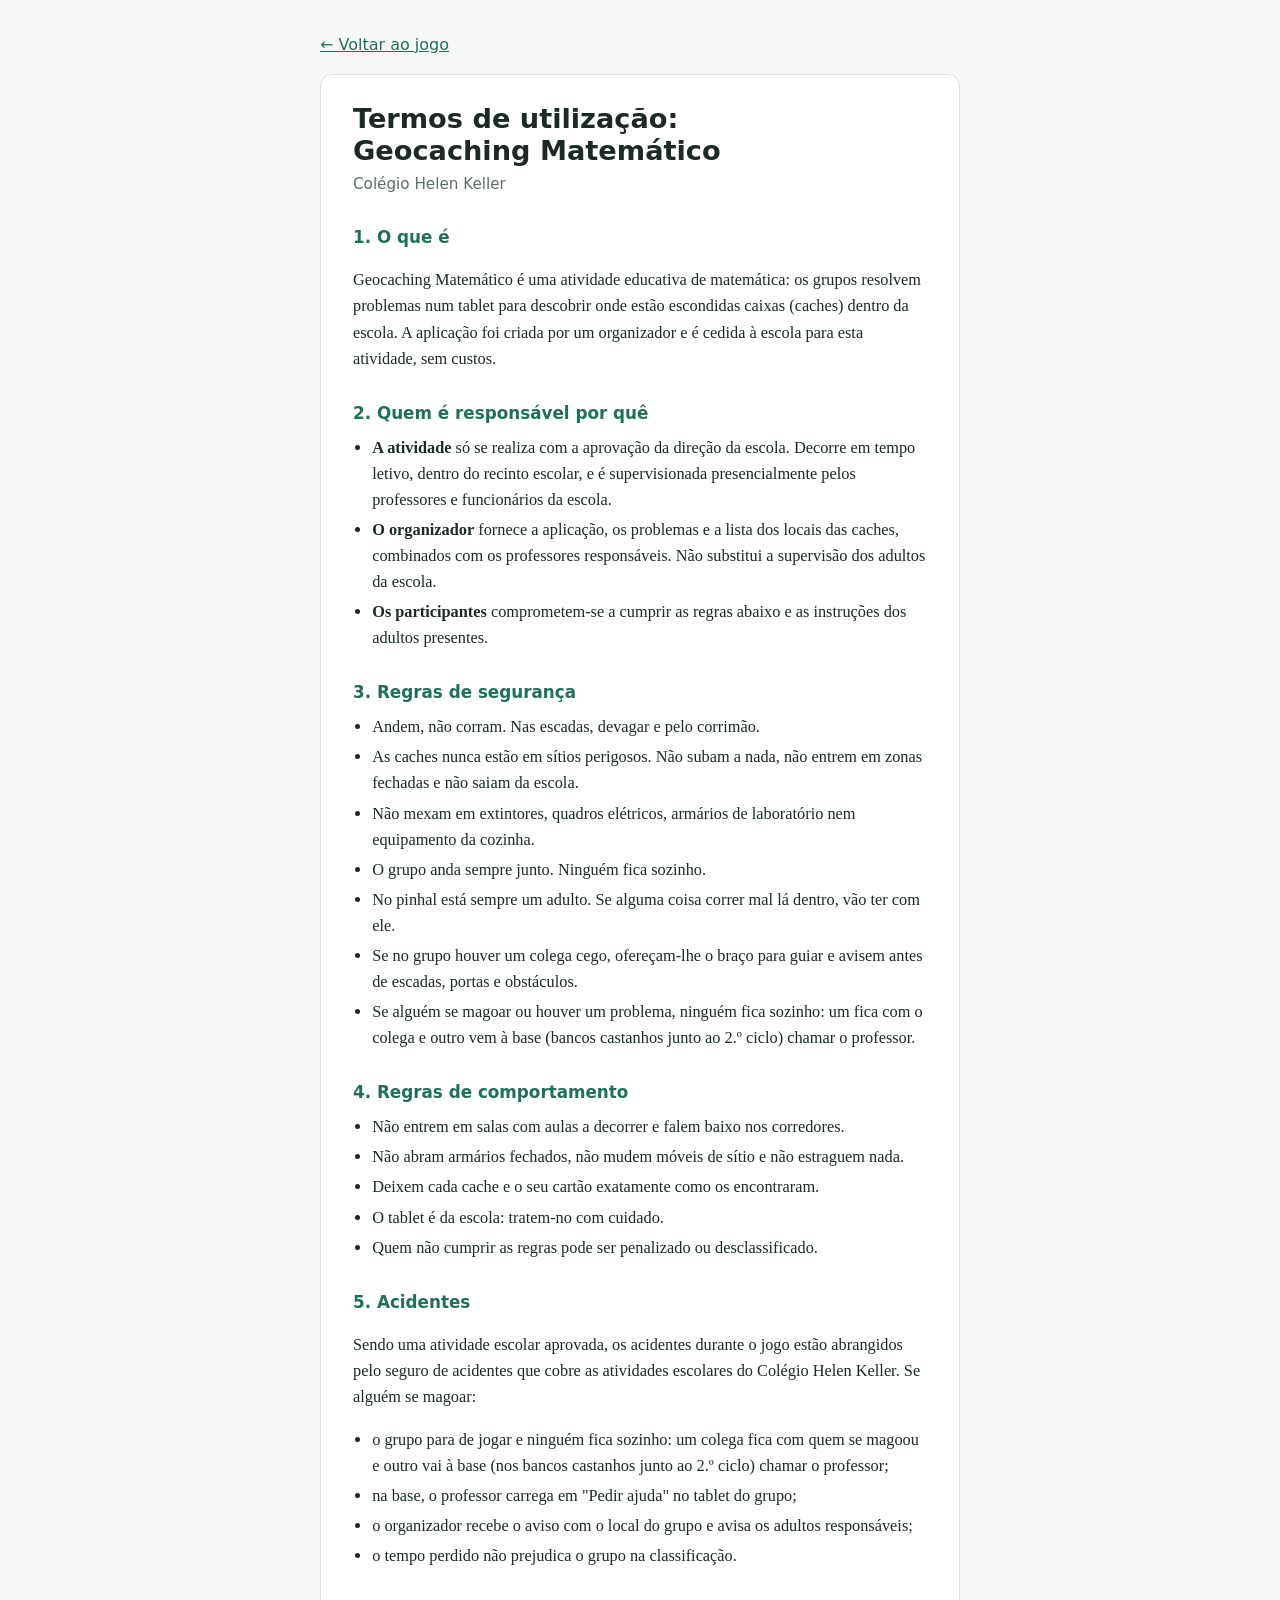
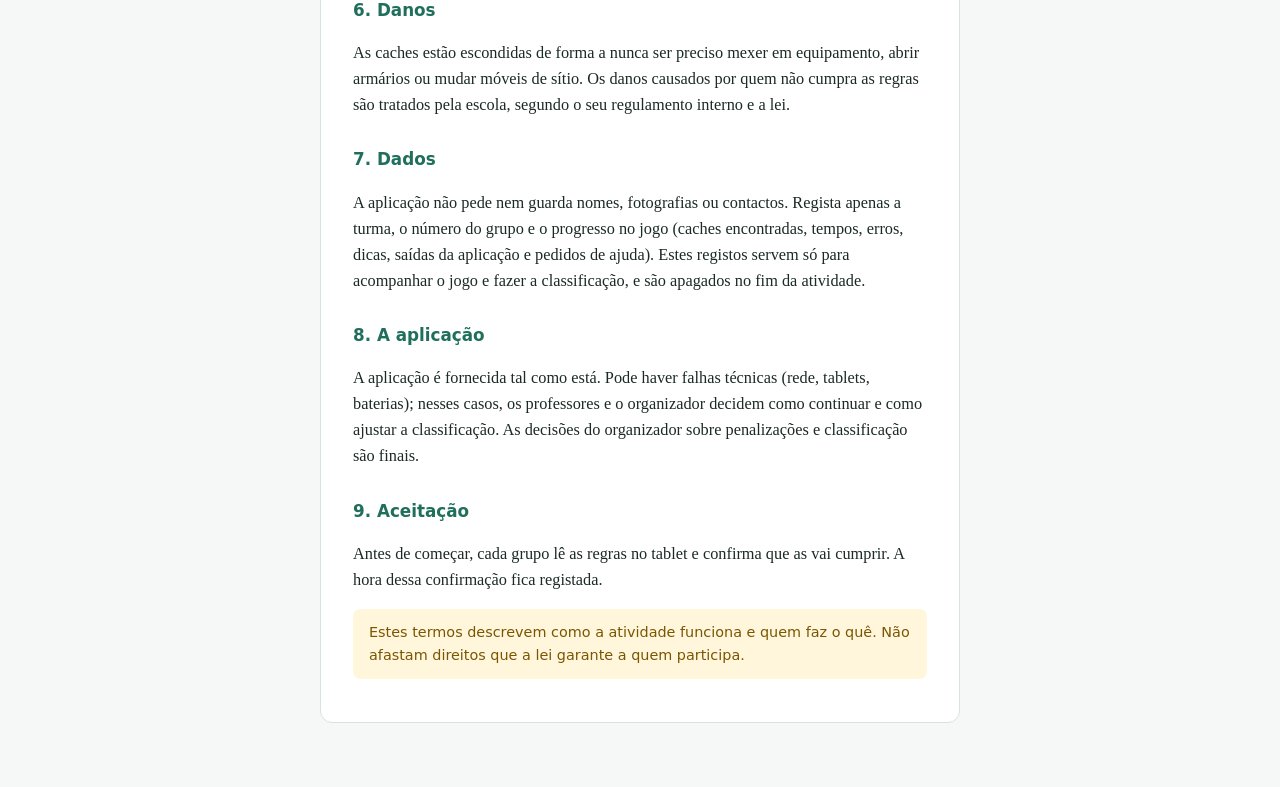
<file: termos.html>
<!doctype html>
<html lang="pt-PT">
<head>
  <meta charset="utf-8">
  <meta name="viewport" content="width=device-width, initial-scale=1, viewport-fit=cover">
  <title>Termos de Utilização</title>
  <style>
    /* Documento de leitura: uma coluna estreita, tipografia sóbria, imprime bem. */
    :root {
      --fundo: #f6f8f7; --papel: #ffffff; --texto: #1b2a26; --suave: #5b6d68;
      --linha: #d8e2de; --marca: #1f6f5c; --alerta-fundo: #fff6dc; --alerta: #7a5600;
    }
    @media (prefers-color-scheme: dark) {
      :root:not([data-theme="light"]) {
        --fundo: #111917; --papel: #1a2522; --texto: #e4eeea; --suave: #9db1ab;
        --linha: #33453f; --marca: #8fd6c2; --alerta-fundo: #3a321b; --alerta: #f2c96b; color-scheme: dark;
      }
    }
    :root[data-theme="dark"] {
      --fundo: #111917; --papel: #1a2522; --texto: #e4eeea; --suave: #9db1ab;
      --linha: #33453f; --marca: #8fd6c2; --alerta-fundo: #3a321b; --alerta: #f2c96b; color-scheme: dark;
    }
    * { box-sizing: border-box; }
    body { margin: 0; background: var(--fundo); color: var(--texto); font-family: Georgia, "Times New Roman", serif; line-height: 1.6; }
    main { max-width: 42rem; margin: 0 auto; padding-block: 32px 64px; padding-inline: 16px; }
    article { background: var(--papel); border: 1px solid var(--linha); border-radius: 12px; padding: 28px 32px; }
    h1 { font-family: system-ui, -apple-system, "Segoe UI", Roboto, sans-serif; font-size: 1.7rem; line-height: 1.2; margin: 0 0 4px; text-wrap: balance; }
    .sub { color: var(--suave); margin: 0 0 24px; font-family: system-ui, sans-serif; font-size: .95rem; }
    h2 { font-family: system-ui, -apple-system, "Segoe UI", Roboto, sans-serif; font-size: 1.05rem; color: var(--marca); margin: 28px 0 8px; }
    p, li { font-size: 1.02rem; }
    ul { padding-left: 1.2em; margin: 8px 0; }
    li { margin: 4px 0; }
    .nota { background: var(--alerta-fundo); color: var(--alerta); border-radius: 8px; padding: 12px 16px; font-family: system-ui, sans-serif; font-size: .9rem; }
    .voltar { font-family: system-ui, sans-serif; display: inline-block; margin-bottom: 16px; color: var(--marca); }
    @media (max-width: 520px) { article { padding: 20px; } }
    @media print { body { background: #fff; } .voltar { display: none; } article { border: 0; padding: 0; } }
  </style>
</head>
<body>
<main>
  <a class="voltar" href="./">← Voltar ao jogo</a>
  <article>
    <h1 id="titulo">Termos de utilização</h1>
    <p class="sub" id="sub"></p>

    <h2>1. O que é</h2>
    <p><span class="nome-jogo">O jogo</span> é uma atividade educativa de matemática: os grupos resolvem problemas num tablet para descobrir onde estão escondidas caixas (caches) dentro da escola. A aplicação foi criada por <span class="organizador">um organizador</span> e é cedida à escola para esta atividade, sem custos.</p>

    <h2>2. Quem é responsável por quê</h2>
    <ul>
      <li><strong>A atividade</strong> só se realiza com a aprovação da direção da escola. Decorre em tempo letivo, dentro do recinto escolar, e é supervisionada presencialmente pelos professores e funcionários da escola.</li>
      <li><strong>O organizador</strong> fornece a aplicação, os problemas e a lista dos locais das caches, combinados com os professores responsáveis. Não substitui a supervisão dos adultos da escola.</li>
      <li><strong>Os participantes</strong> comprometem-se a cumprir as regras abaixo e as instruções dos adultos presentes.</li>
    </ul>

    <h2>3. Regras de segurança</h2>
    <ul id="seguranca"></ul>

    <h2>4. Regras de comportamento</h2>
    <ul id="conduta"></ul>

    <h2>5. Acidentes</h2>
    <p>Sendo uma atividade escolar aprovada, os acidentes durante o jogo estão abrangidos pelo seguro de acidentes que cobre as atividades escolares <span class="da-escola">da escola</span>. Se alguém se magoar:</p>
    <ul>
      <li>o grupo para de jogar e ninguém fica sozinho: um colega fica com quem se magoou e outro vai à base<span class="local-base"></span> chamar o professor;</li>
      <li>na base, o professor carrega em "Pedir ajuda" no tablet do grupo;</li>
      <li>o organizador recebe o aviso com o local do grupo e avisa os adultos responsáveis;</li>
      <li>o tempo perdido não prejudica o grupo na classificação.</li>
    </ul>

    <h2>6. Danos</h2>
    <p>As caches estão escondidas de forma a nunca ser preciso mexer em equipamento, abrir armários ou mudar móveis de sítio. Os danos causados por quem não cumpra as regras são tratados pela escola, segundo o seu regulamento interno e a lei.</p>

    <h2>7. Dados</h2>
    <p>A aplicação não pede nem guarda nomes, fotografias ou contactos. Regista apenas a turma, o número do grupo e o progresso no jogo (caches encontradas, tempos, erros, dicas, saídas da aplicação e pedidos de ajuda). Estes registos servem só para acompanhar o jogo e fazer a classificação, e são apagados no fim da atividade.</p>

    <h2>8. A aplicação</h2>
    <p>A aplicação é fornecida tal como está. Pode haver falhas técnicas (rede, tablets, baterias); nesses casos, os professores e o organizador decidem como continuar e como ajustar a classificação. As decisões do organizador sobre penalizações e classificação são finais.</p>

    <h2>9. Aceitação</h2>
    <p>Antes de começar, cada grupo lê as regras no tablet e confirma que as vai cumprir. A hora dessa confirmação fica registada.</p>

    <p class="nota">Estes termos descrevem como a atividade funciona e quem faz o quê. Não afastam direitos que a lei garante a quem participa.</p>
  </article>
</main>
<script src="dados/jogo.js"></script>
<script src="js/regras.js"></script>
<script>
  (function () {
    var D = window.JOGO || {};
    var R = window.REGRAS || { seguranca: [], conduta: [] };
    if (D.titulo) {
      document.getElementById('titulo').textContent = 'Termos de utilização: ' + D.titulo;
      document.querySelectorAll('.nome-jogo').forEach(function (n) { n.textContent = D.titulo; });
    }
    var partes = [];
    if (D.escola) partes.push(D.escola);
    if (D.semana && D.semana.nome) partes.push(D.semana.nome);
    document.getElementById('sub').textContent = partes.join(' · ');
    if (D.organizador) document.querySelectorAll('.organizador').forEach(function (n) { n.textContent = D.organizador; });
    if (D.escola) document.querySelectorAll('.da-escola').forEach(function (n) { n.textContent = 'do ' + D.escola; });
    if (R.base) document.querySelectorAll('.local-base').forEach(function (n) { n.textContent = ' (' + R.base + ')'; });
    [['seguranca', R.seguranca], ['conduta', R.conduta]].forEach(function (x) {
      var ul = document.getElementById(x[0]);
      x[1].forEach(function (t) { var li = document.createElement('li'); li.textContent = t; ul.appendChild(li); });
    });
  })();
</script>
</body>
</html>
</file>
<file: css/estilo.css>
:root {
  --fundo: #eef4f1;
  --cartao: #ffffff;
  --texto: #1b2a26;
  --suave: #5b6d68;
  --primaria: #1f6f5c;
  --primaria-escura: #165244;
  --destaque: #f2b134;
  --erro: #c0392b;
  --certo: #1e8449;
  --borda: #cfdcd7;
  --campo: #ffffff;
  --campo-off: #f1f4f3;
  --suave-fundo: #e3ece8;
  --realce-fundo: #e1f1eb;
  --trilho: #d6e3de;
  --dica-fundo: #fff6dc;
  --aviso: #9a6b00;
  --perigo-fundo: #fbe5e2;
  --raio: 18px;
}

@media (prefers-color-scheme: dark) {
  :root:not([data-theme="light"]) {
    --fundo: #111917; --cartao: #1a2522; --texto: #e4eeea; --suave: #9db1ab;
    --primaria: #2e9a80; --primaria-escura: #8fd6c2; --destaque: #f2b134;
    --erro: #ff8a7a; --certo: #6fd49a; --borda: #33453f;
    --campo: #111917; --campo-off: #222e2b; --suave-fundo: #24332f; --realce-fundo: #1f3a32;
    --trilho: #2a3a36; --dica-fundo: #3a321b; --aviso: #f2c96b; --perigo-fundo: #3d2320;
    color-scheme: dark;
  }
}
:root[data-theme="dark"] {
  --fundo: #111917; --cartao: #1a2522; --texto: #e4eeea; --suave: #9db1ab;
  --primaria: #2e9a80; --primaria-escura: #8fd6c2; --destaque: #f2b134;
  --erro: #ff8a7a; --certo: #6fd49a; --borda: #33453f;
  --campo: #111917; --campo-off: #222e2b; --suave-fundo: #24332f; --realce-fundo: #1f3a32;
  --trilho: #2a3a36; --dica-fundo: #3a321b; --aviso: #f2c96b; --perigo-fundo: #3d2320;
  color-scheme: dark;
}

* { box-sizing: border-box; }

html, body {
  margin: 0;
  background: var(--fundo);
  color: var(--texto);
  font-family: system-ui, -apple-system, "Segoe UI", Roboto, sans-serif;
  font-size: 20px;
  line-height: 1.45;
  -webkit-text-size-adjust: 100%;
}

#app {
  max-width: 760px;
  margin: 0 auto;
  padding: 16px 16px 40px;
}

h1, h2 { line-height: 1.2; margin: 0 0 12px; }
h1 { font-size: 2rem; color: var(--primaria-escura); text-align: center; margin-top: 24px; }

.intro { text-align: center; color: var(--suave); margin: 0 0 24px; }
.figura-problema { margin: 0 0 16px; display: flex; flex-direction: column; align-items: center; gap: 10px; background: #fff; border-radius: 12px; padding: 12px; }
.figura-problema img { display: block; max-width: 100%; height: auto; }
.figura-problema figcaption { font-size: .75rem; color: #6a756f; }
.como-jogar { margin: 0 0 20px; }
.como-jogar h2 { color: var(--primaria-escura); }
.como-jogar .o-que-e { margin: 0 0 16px; }
.passos-jogo { list-style: none; counter-reset: passo; padding: 0; margin: 0 0 16px; display: flex; flex-direction: column; gap: 12px; }
.passos-jogo li { counter-increment: passo; display: grid; grid-template-columns: 40px 1fr; column-gap: 12px; align-items: start; }
.passos-jogo li::before { content: counter(passo); grid-row: span 2; width: 36px; height: 36px; border-radius: 50%; background: var(--primaria); color: #fff; font-weight: 800; display: flex; align-items: center; justify-content: center; }
.passos-jogo strong { display: block; }
.passos-jogo span { color: var(--suave); }
.como-jogar .quem-ganha { background: var(--realce-fundo); border-radius: 12px; padding: 10px 14px; margin: 0 0 12px; }

.cartao {
  background: var(--cartao);
  border-radius: var(--raio);
  padding: 24px;
  box-shadow: 0 2px 10px rgba(0, 0, 0, .06);
}

form.cartao { display: flex; flex-direction: column; gap: 8px; }

label, .rotulo { font-weight: 600; margin-top: 8px; }

input {
  font: inherit;
  padding: 14px 16px;
  border: 2px solid var(--borda);
  border-radius: 12px;
  width: 100%;
  background: var(--campo);
  color: var(--texto);
}
input:focus { outline: none; border-color: var(--primaria); }
input:disabled { background: var(--campo-off); }

button {
  font: inherit;
  border: 0;
  border-radius: 12px;
  padding: 14px 20px;
  cursor: pointer;
  touch-action: manipulation;
}
button:focus-visible, .opcao:focus-visible { outline: 3px solid var(--destaque); outline-offset: 2px; }
button:disabled { opacity: .5; cursor: not-allowed; }

.principal { background: var(--primaria); color: #fff; font-weight: 700; }
.principal:active { filter: brightness(.9); }
.secundario { background: var(--suave-fundo); color: var(--primaria-escura); font-weight: 600; }
.perigo { background: var(--perigo-fundo); color: var(--erro); font-weight: 600; }

form.cartao .principal { margin-top: 16px; font-size: 1.2rem; }

.opcoes { display: grid; grid-template-columns: 1fr 1fr; gap: 12px; }
.opcao {
  background: var(--campo);
  color: var(--texto);
  border: 2px solid var(--borda);
  font-weight: 700;
  font-size: 1.15rem;
  padding: 20px;
}
.opcao.escolhida { border-color: var(--primaria); background: var(--realce-fundo); color: var(--primaria-escura); }

.topo { margin-bottom: 16px; }
.topo-linha { display: flex; align-items: center; gap: 12px; }
.equipa { font-weight: 700; flex: 1; min-width: 0; overflow: hidden; text-overflow: ellipsis; white-space: nowrap; }
.relogio { font-variant-numeric: tabular-nums; font-weight: 700; color: var(--primaria-escura); white-space: nowrap; }
.relogio.pouco-tempo { color: var(--erro); }
.botao-prof { background: transparent; color: var(--suave); padding: 6px 10px; font-size: 1.2rem; }
.progresso { height: 10px; background: var(--trilho); border-radius: 99px; overflow: hidden; margin-top: 10px; }
.progresso-cheio { height: 100%; background: var(--destaque); transition: width .4s; }
.contagem { font-size: .85rem; color: var(--suave); margin-top: 4px; }

.etapa { text-transform: uppercase; letter-spacing: .06em; font-size: .8rem; font-weight: 700; color: var(--suave); margin: 0 0 8px; }
.enunciado { font-size: 1.35rem; white-space: pre-line; margin: 0 0 24px; }

.linha-resposta { display: flex; gap: 10px; }
.linha-resposta input { flex: 1; min-width: 0; font-size: 1.4rem; }

.erro { color: var(--erro); font-weight: 600; min-height: 1.45em; margin: 10px 0 0; }
.aviso { color: var(--aviso); font-weight: 600; margin: 10px 0 0; }
.abanar { animation: abanar .35s; }
@keyframes abanar {
  25% { transform: translateX(-6px); }
  50% { transform: translateX(6px); }
  75% { transform: translateX(-3px); }
}

.zona-dica { margin-top: 12px; }
.dica { background: var(--dica-fundo); border-radius: 12px; padding: 12px 16px; margin: 0; }

.certo { color: var(--certo); font-weight: 700; font-size: 1.2rem; margin: 0 0 16px; }
.coordenada {
  font-size: 4rem;
  font-weight: 800;
  text-align: center;
  color: var(--primaria-escura);
  background: var(--realce-fundo);
  border-radius: var(--raio);
  margin: 0 0 12px;
  padding: 8px;
  letter-spacing: .05em;
}
.local { font-size: 1.3rem; text-align: center; margin: 0 0 16px; }
.com-andar { display: flex; gap: 16px; align-items: stretch; margin-bottom: 16px; }
.com-andar .onde-texto { flex: 1; min-width: 0; display: flex; flex-direction: column; justify-content: center; }
.com-andar .onde-texto > :last-child { margin-bottom: 0; }
.andares { flex: 0 0 auto; width: 92px; text-align: center; border: 2px solid var(--borda); border-radius: 14px; padding: 8px; background: var(--campo); }
.andares p { margin: 0; font-size: .8rem; color: var(--suave); font-weight: 700; text-transform: uppercase; letter-spacing: .04em; }
.andares .andares-nome { text-transform: none; letter-spacing: 0; color: var(--primaria-escura); margin-top: 6px; }
.andares ol { list-style: none; padding: 0; margin: 6px 0 0; display: flex; flex-direction: column; gap: 4px; }
.andares .piso { border-radius: 8px; padding: 6px 0; background: var(--suave-fundo); color: var(--suave); font-weight: 700; }
.andares .piso.este { background: var(--primaria); color: #fff; font-size: 1.3rem; }
.imagem-local, .mapa img { display: block; max-width: 100%; border-radius: 12px; margin: 0 auto 16px; }
.mapa { margin-bottom: 16px; }
.mapa summary { cursor: pointer; color: var(--primaria); font-weight: 600; padding: 8px 0; }
.instrucao { color: var(--suave); margin: 8px 0 12px; }

.confirmar { text-align: center; display: flex; flex-direction: column; gap: 4px; }
.confirmar .quem { font-size: 3rem; font-weight: 800; color: var(--primaria-escura); margin: 0; line-height: 1.1; }
.confirmar .quem-grupo { font-size: 1.5rem; font-weight: 700; margin: 0; }
.confirmar .opcoes { margin-top: 12px; }

.regras { text-align: left; margin: 12px auto 0; padding-left: 1.2em; color: var(--texto); font-size: .9rem; max-width: 30em; }
.motivo { font-weight: 700; color: var(--erro); }
.instrucao a { color: var(--primaria-escura); font-weight: 600; }
.fr { display: inline-flex; flex-direction: column; vertical-align: middle; text-align: center; line-height: 1.15; margin: 0 .12em; font-size: .92em; }
.fr-num { border-bottom: 2px solid currentColor; padding: 0 .2em .05em; }
.fr-den { padding: .05em .2em 0; }
.par { white-space: nowrap; }
.expoente { font-size: .72em; position: relative; top: -1.25em; margin-left: .05em; }
.par-sinal { font-size: 1.9em; font-weight: 300; vertical-align: middle; line-height: 1; position: relative; top: -.06em; }
.enunciado { line-height: 1.9; }
.so-leitor { position: absolute; width: 1px; height: 1px; padding: 0; margin: -1px; overflow: hidden; clip: rect(0 0 0 0); white-space: nowrap; border: 0; }
.botao-ouvir { background: var(--suave-fundo); color: var(--primaria-escura); font-weight: 700; margin: -12px 0 20px; }
.botao-ouvir::before { content: "🔊 "; }
.acess-inicio { text-align: center; margin: -8px 0 16px; }
.acess-inicio button { padding: 8px 14px; font-size: .9rem; }
h2.etapa, h2.certo { font-family: inherit; }
h2.etapa { font-size: .8rem; }
h2.certo { font-size: 1.2rem; }
main h2:focus { outline: none; }
.nota-acess { font-size: .85rem; color: var(--suave); margin: -4px 0 8px 34px; }

/* Letra grande e alto contraste */
html.grande { font-size: 26px; }
html.grande:root {
  --fundo: #ffffff; --cartao: #ffffff; --texto: #000000; --suave: #1a1a1a;
  --primaria: #00463a; --primaria-escura: #00332a; --borda: #000000;
  --campo: #ffffff; --suave-fundo: #e8e8e8; --realce-fundo: #fff200; --erro: #a00000;
}
@media (prefers-color-scheme: dark) {
  html.grande:root:not([data-theme="light"]) {
    --fundo: #000000; --cartao: #000000; --texto: #ffffff; --suave: #f0f0f0;
    --primaria: #ffe600; --primaria-escura: #ffe600; --borda: #ffffff;
    --campo: #000000; --suave-fundo: #2a2a2a; --realce-fundo: #333300; --erro: #ff6b6b;
  }
  html.grande .principal { color: #000; }
}
html.grande .enunciado { font-size: 1.6rem; font-weight: 600; }
html.grande .cartao { border: 3px solid var(--borda); box-shadow: none; }
html.grande input { border-width: 3px; }
.bloco-regras { text-align: left; margin-top: 12px; }
.bloco-regras .etapa { margin: 0 0 4px; }
.bloco-regras .regras { margin: 0; max-width: none; }
.aceitar { display: flex; gap: 10px; align-items: flex-start; text-align: left; font-weight: 600; margin: 16px 0 4px; cursor: pointer; }
.aceitar input { width: 24px; height: 24px; flex: none; margin-top: 2px; accent-color: var(--primaria); }
.botao-ajuda { background: var(--perigo-fundo); color: var(--erro); font-weight: 700; padding: 6px 12px; font-size: .85rem; white-space: nowrap; }
.aviso-ajuda { background: var(--perigo-fundo); border: 2px solid var(--erro); border-radius: var(--raio); padding: 16px; margin-bottom: 16px; display: flex; flex-direction: column; gap: 8px; }
.aviso-ajuda strong { color: var(--erro); }
.aviso-ajuda p { margin: 0; }
.modal-alerta h2 { color: var(--erro); }
.aviso-ajuda.chamada { background: var(--dica-fundo); border-color: var(--destaque); }
.aviso-ajuda.chamada strong { color: var(--aviso); font-size: 1.2rem; }
.modal-texto { margin: 0; }

.entrada-organizador { max-width: 460px; margin: 15vh auto 0; background: var(--cartao); border-radius: var(--raio); padding: 24px; }
.entrada-organizador h2 { margin-top: 0; }

.fim { text-align: center; }
.creditos { margin-top: 24px; padding-top: 16px; border-top: 1px solid currentColor; opacity: .8; font-style: italic; }
.trofeu { font-size: 4rem; margin: 0; }
.resumo { margin: 20px auto 0; border-collapse: collapse; text-align: left; }
.resumo th, .resumo td { padding: 8px 14px; border-bottom: 1px solid var(--borda); }
.resumo th { font-weight: 500; color: var(--suave); }
.resumo td { font-variant-numeric: tabular-nums; font-weight: 700; }
.resumo .destaque td, .resumo .destaque th { font-size: 1.3rem; color: var(--primaria-escura); border-bottom: 0; }

.modal-fundo {
  position: fixed; inset: 0;
  background: rgba(0, 0, 0, .45);
  display: flex; align-items: center; justify-content: center;
  padding: 16px; z-index: 10;
}
.modal {
  background: var(--cartao); border-radius: var(--raio); padding: 24px;
  width: 100%; max-width: 420px;
  display: flex; flex-direction: column; gap: 12px;
}

@media (max-width: 480px) {
  html, body { font-size: 18px; }
  .linha-resposta { flex-direction: column; }
  .coordenada { font-size: 3rem; }
}
</file>
